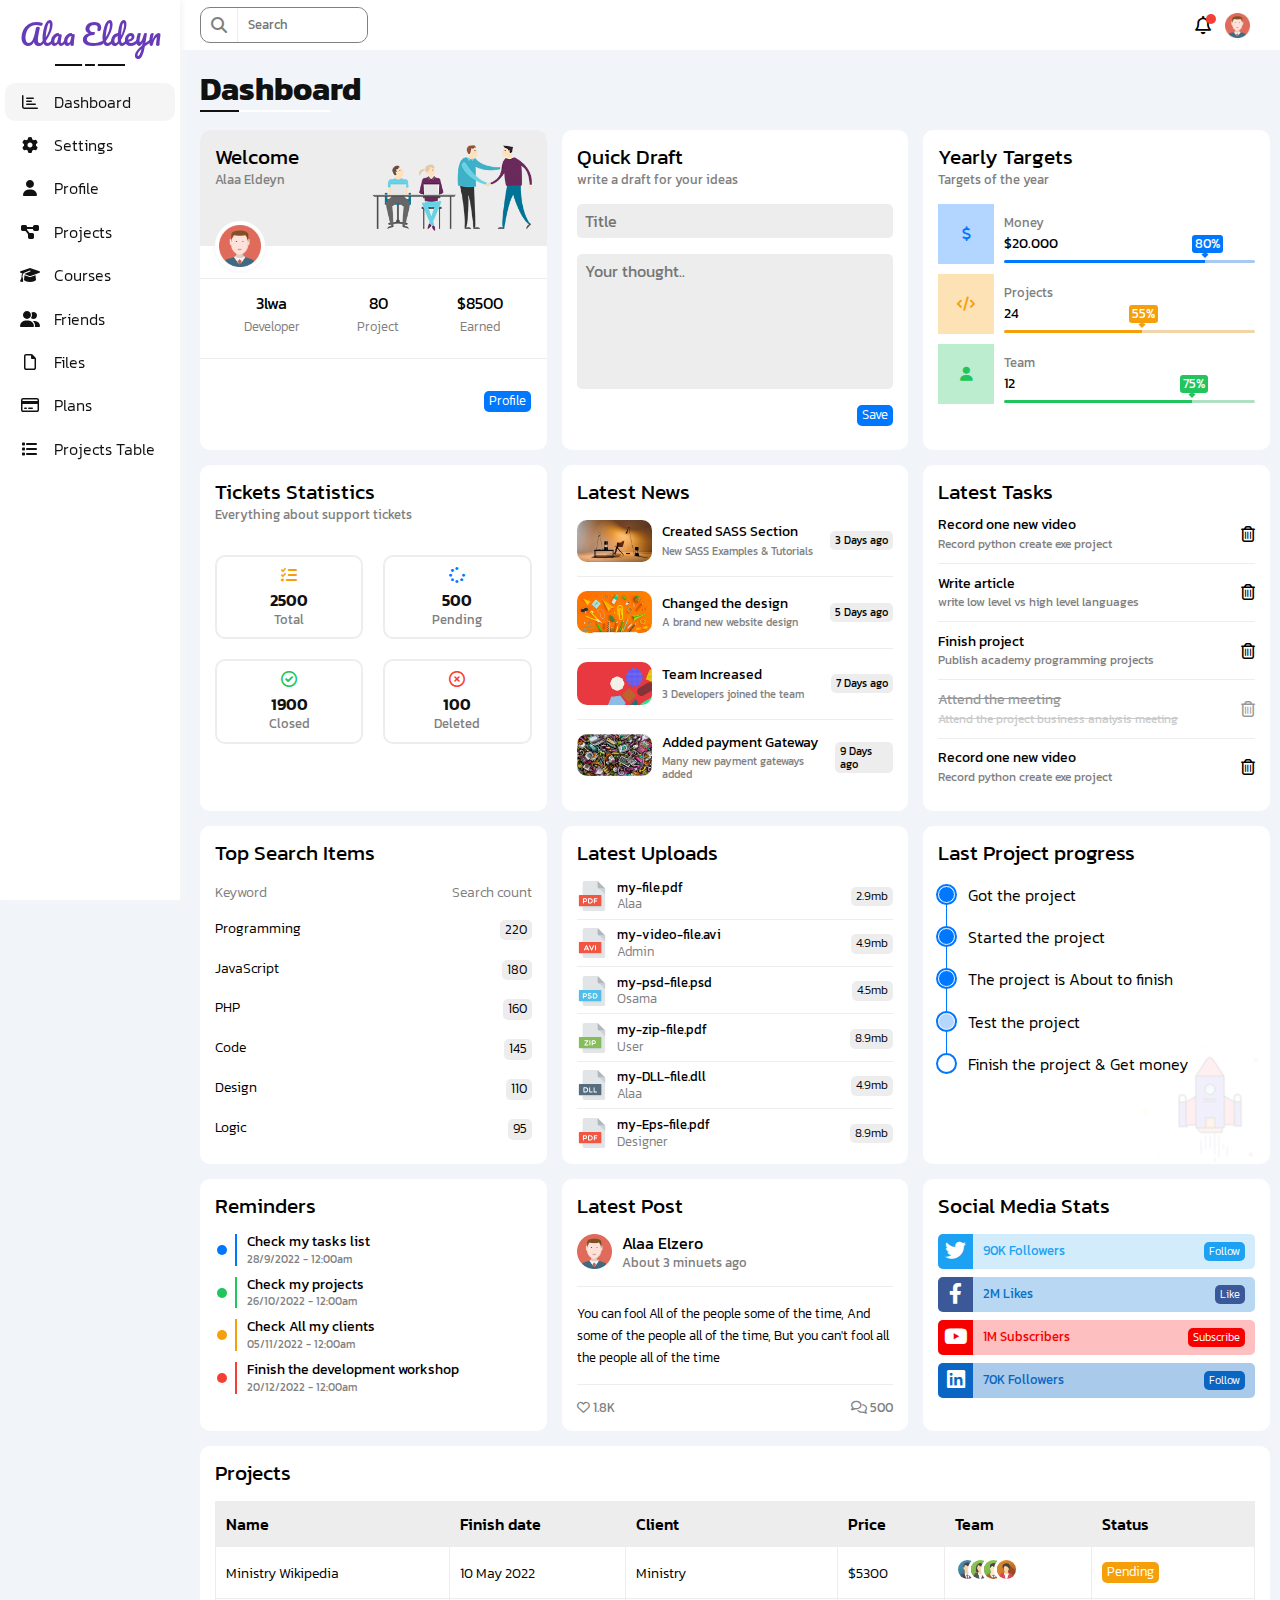
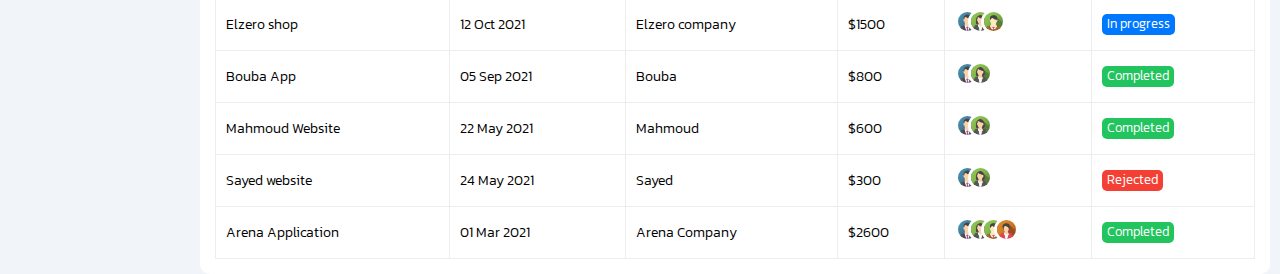
<file: index.html>
<html lang="en">
<head>
    <meta charset="UTF-8">
    <meta http-equiv="X-UA-Compatible" content="IE=edge">
    <meta name="viewport" content="width=device-width, initial-scale=1.0">
    <title>Dashboard Elzero | Alaa Eldeyn</title>
    <!--Render all Elements normally-->
    <link rel="stylesheet" href="css/normalize.css">
    <!--Font awesome icons-->
    <link rel="stylesheet" href="css/all.min.css">
    <!--Google fonts-->
    <link rel="preconnect" href="https://fonts.googleapis.com">
    <link rel="preconnect" href="https://fonts.gstatic.com" crossorigin>
    <link href="https://fonts.googleapis.com/css2?family=Kanit:wght@100;200;300;400;500;600;700&display=swap" rel="stylesheet">
    <!--Main style file-->
    <link rel="stylesheet" href="css/style.css">
    <!--My framework file-->
    <link rel="stylesheet" href="css/framework.css">
</head>
<body>
    <header class="main-padding f-centering">
        <div class="container">
            <div class="search-box border-r f-centering">
                <i class="fa-solid fa-magnifying-glass"></i>
                <input type="search" id="search" placeholder="Search">
            </div>
            <div class="profile ">
                <i class="fa-regular fa-bell"></i>
                <div class="avatar-img">
                    <img class="img-control" src="imgs/avatar.png" alt="avatar">
                </div>
            </div>
        </div>
    </header>
    <main>
        <aside>
            <div class="logo">Alaa Eldeyn</div>
            <div class="pages">
                <ul>
                    <li class="hov-active">
                        <a href="index.html">
                            <i class="fa-regular fa-chart-bar"></i>
                            <span>Dashboard</span>
                        </a>
                    </li>
                    <li>
                        <a href="settings.html">
                            <i class="fa-solid fa-gear"></i>
                            <span>Settings</span>
                        </a>
                    </li>
                    <li>
                        <a href="profile.html">
                            <i class="fa-solid fa-user"></i>
                            <span>Profile</span>
                        </a>
                    </li>
                    <li>
                        <a href="project.html">
                            <i class="fa-solid fa-diagram-project"></i>
                            <span>Projects</span>
                        </a>
                    </li>
                    <li>
                        <a href="courses.html">
                            <i class="fa-solid fa-graduation-cap"></i>
                            <span>Courses</span>
                        </a>
                    </li>
                    <li>
                        <a href="friends.html">
                            <i class="fa-solid fa-user-group"></i>
                            <span>Friends</span>
                        </a>
                    </li>
                    <li>
                        <a href="files.html">
                            <i class="fa-regular fa-file"></i>
                            <span>Files</span>
                        </a>
                    </li>
                    <li>
                        <a href="plans.html">
                            <i class="fa-regular fa-credit-card"></i>
                            <span>Plans</span>
                        </a>
                    </li>
                    <li>
                        <a href="projectsTable.html">
                            <i class="fa-solid fa-list"></i>
                            <span>Projects Table</span>
                        </a>
                    </li>
                </ul>
            </div>
        </aside>
        <section class="dashboard">
            <h1>Dashboard</h1>
            <div class="container">
                <div class="box-one bg-white border-r">
                    <div class="upper main-padding">
                        <div class="intro">
                            <h2>Welcome</h2>
                            <p>Alaa Eldeyn</p>
                        </div>
                        <div class="box-one-img">
                            <img class='fit-img' src="imgs/welcome.png" alt="welcome">
                        </div>
                        <div class="prof-avatar">
                            <img class="fit-img" src="imgs/avatar.png" alt="avatar">
                        </div>
                    </div>
                    <div class="lower">
                        <div class="prof main-padding">
                            <div>
                                <p class="p1">3lwa</p>
                                <p class="p2">Developer</p>
                            </div>
                            <div>
                                <p class="p1">80</p>
                                <p class="p2">Project</p>
                            </div>
                            <div>
                                <p class="p1">$8500</p>
                                <p class="p2">Earned</p>
                            </div>
                        </div>
                        <button class="bg-blue btn">Profile</button>
                    </div>
                </div>
                <div class="box-two bg-white border-r main-padding">
                    <h2>Quick Draft</h2>
                    <p>write a draft for your ideas</p>
                    <form action="post">
                        <input type="text" placeholder="Title">
                        <textarea placeholder="Your thought.."></textarea>
                    </form>
                    <button class="btn bg-blue">Save</button>
                </div>
                <div class="box-three bg-white border-r main-padding">
                    <h2>Yearly Targets</h2>
                    <p>Targets of the year</p>
                    <div class="gragh">
                        <div class="g1">
                            <i class="fa-solid fa-dollar-sign f-centering"></i>
                            <div class="info">
                                <p class="p1-g1">Money</p>
                                <p class="p2-g1">$20.000</p>
                                <div class="progress progress-g1"></div>
                            </div>
                        </div>
                        <div class="g2">
                            <i class="fa-solid fa-code f-centering"></i>
                            <div class="info">
                                <p class="p1-g1">Projects</p>
                                <p class="p2-g1">24</p>
                                <div class="progress progress-g2"></div>
                            </div>
                        </div>
                        <div class="g3">
                            <i class="fa-solid fa-user f-centering"></i>
                            <div class="info">
                                <p class="p1-g1">Team</p>
                                <p class="p2-g1">12</p>
                                <div class="progress progress-g3"></div>
                            </div>
                        </div>
                    </div>
                </div>
                <div class="box-four bg-white border-r main-padding">
                    <h2>Tickets Statistics</h2>
                    <p>Everything about support tickets</p>
                    <div class="tickets">
                        <div class="t-or border-r">
                            <i class="fa-solid fa-list-check"></i>
                            <p class="p3">2500</p>
                            <p class="p4">Total</p>
                        </div>
                        <div class="t-bl border-r">
                            <i class="fa-solid fa-spinner"></i>
                            <p class="p3">500</p>
                            <p class="p4">Pending</p>
                        </div>
                        <div class="t-gr border-r">
                            <i class="fa-regular fa-circle-check"></i>
                            <p class="p3">1900</p>
                            <p class="p4">Closed</p>
                        </div>
                        <div class="t-re border-r">
                            <i class="fa-regular fa-circle-xmark"></i>
                            <p class="p3">100</p>
                            <p class="p4">Deleted</p>
                        </div>
                    </div>
                </div>
                <div class="box-five bg-white border-r main-padding">
                    <h2>Latest News</h2>
                    <div class="content">
                        <div class="line">
                            <div class="news-img">
                                <img class="fit-img border-r" src="imgs/news-01.png" alt="news-01">
                            </div>
                            <div class="info">
                                <div class="title">
                                    <p class="p5">Created SASS Section</p>
                                    <p class="p6">New SASS Examples & Tutorials</p>
                                </div>
                                <div class="dura">
                                    <p>3 Days ago</p>
                                </div>
                            </div>
                        </div>
                        <hr>
                        <div class="line">
                            <div class="news-img">
                                <img class="fit-img border-r" src="imgs/news-02.png" alt="news-02">
                            </div>
                            <div class="info">
                                <div class="title">
                                    <p class="p5">Changed the design</p>
                                    <p class="p6">A brand new website design</p>
                                </div>
                                <div class="dura">
                                    <p>5 Days ago</p>
                                </div>
                            </div>
                        </div>
                        <hr>
                        <div class="line">
                            <div class="news-img">
                                <img class="fit-img border-r" src="imgs/news-03.png" alt="news-03">
                            </div>
                            <div class="info">
                                <div class="title">
                                    <p class="p5">Team Increased</p>
                                    <p class="p6">3 Developers joined the team</p>
                                </div>
                                <div class="dura">
                                    <p>7 Days ago</p>
                                </div>
                            </div>
                        </div>
                        <hr>
                        <div class="line">
                            <div class="news-img">
                                <img class="fit-img border-r" src="imgs/news-04.png" alt="news-04">
                            </div>
                            <div class="info">
                                <div class="title">
                                    <p class="p5">Added payment Gateway</p>
                                    <p class="p6">Many new payment gateways added</p>
                                </div>
                                <div class="dura">
                                    <p>9 Days ago</p>
                                </div>
                            </div>
                        </div>
                    </div>
                </div>
                <div class="box-six bg-white border-r main-padding">
                    <h2>Latest Tasks</h2>
                    <div class="content">
                        <div class="task">
                            <div class="task-info">
                                <p class="p5">Record one new video</p>
                                <p class="p6">Record python create exe project</p>
                            </div>
                            <i class="fa-regular fa-trash-can"></i>
                        </div>
                        <hr>
                        <div class="task">
                            <div class="task-info">
                                <p class="p5">Write article</p>
                                <p class="p6">write low level vs high level languages</p>
                            </div>
                            <i class="fa-regular fa-trash-can"></i>
                        </div>
                        <hr>
                        <div class="task">
                            <div class="task-info">
                                <p class="p5">Finish project</p>
                                <p class="p6">Publish academy programming projects</p>
                            </div>
                            <i class="fa-regular fa-trash-can"></i>
                        </div>
                        <hr>
                        <div class="task" style="opacity: 40%;">
                            <div class="task-info">
                                <p class="p5"><del>Attend the meeting</del></p>
                                <p class="p6"><del>Attend the project business analysis meeting</del></p>
                            </div>
                            <i class="fa-regular fa-trash-can"></i>
                        </div>
                        <hr>
                        <div class="task">
                            <div class="task-info">
                                <p class="p5">Record one new video</p>
                                <p class="p6">Record python create exe project</p>
                            </div>
                            <i class="fa-regular fa-trash-can"></i>
                        </div>
                    </div>
                </div>
                <div class="box-seven bg-white border-r main-padding">
                    <h2>Top Search Items</h2>
                    <div class="content">
                        <div class="s-item" style="color: gray;">
                            <p>Keyword</p>
                            <p>Search count</p>
                        </div>
                        <div class="s-item">
                            <p>Programming</p>
                            <p>220</p>
                        </div>
                        <div class="s-item">
                            <p>JavaScript</p>
                            <p>180</p>
                        </div>
                        <div class="s-item">
                            <p>PHP</p>
                            <p>160</p>
                        </div>
                        <div class="s-item">
                            <p>Code</p>
                            <p>145</p>
                        </div>
                        <div class="s-item">
                            <p>Design</p>
                            <p>110</p>
                        </div>
                        <div class="s-item">
                            <p>Logic</p>
                            <p>95</p>
                        </div>
                    </div>
                </div>
                <div class="box-eight bg-white border-r main-padding">
                    <h2>Latest Uploads</h2>
                    <div class="content">
                        <div class="upload">
                            <div class="upload-img">
                                <img class="fit-img" src="imgs/pdf.svg" alt="pdf file">
                            </div>
                            <div class="upload-info">
                                <div class="file">
                                    <p class="p7">my-file.pdf</p>
                                    <p class="p8">Alaa</p>
                                </div>
                                <p class="up-speed">2.9mb</p>
                            </div>
                        </div>
                        <div class="upload">
                            <div class="upload-img">
                                <img class="fit-img" src="imgs/avi.svg" alt="avi file">
                            </div>
                            <div class="upload-info">
                                <div class="file">
                                    <p class="p7">my-video-file.avi</p>
                                    <p class="p8">Admin</p>
                                </div>
                                <p class="up-speed">4.9mb</p>
                            </div>
                        </div>
                        <div class="upload">
                            <div class="upload-img">
                                <img class="fit-img" src="imgs/psd.svg" alt="psd file">
                            </div>
                            <div class="upload-info">
                                <div class="file">
                                    <p class="p7">my-psd-file.psd</p>
                                    <p class="p8">Osama</p>
                                </div>
                                <p class="up-speed">4.5mb</p>
                            </div>
                        </div>
                        <div class="upload">
                            <div class="upload-img">
                                <img class="fit-img" src="imgs/zip.svg" alt="zip file">
                            </div>
                            <div class="upload-info">
                                <div class="file">
                                    <p class="p7">my-zip-file.pdf</p>
                                    <p class="p8">User</p>
                                </div>
                                <p class="up-speed">8.9mb</p>
                            </div>
                        </div>
                        <div class="upload">
                            <div class="upload-img">
                                <img class="fit-img" src="imgs/dll.svg" alt="dll file">
                            </div>
                            <div class="upload-info">
                                <div class="file">
                                    <p class="p7">my-DLL-file.dll</p>
                                    <p class="p8">Alaa</p>
                                </div>
                                <p class="up-speed">4.9mb</p>
                            </div>
                        </div>
                        <div class="upload">
                            <div class="upload-img">
                                <img class="fit-img" src="imgs/pdf.svg" alt="pdf file">
                            </div>
                            <div class="upload-info">
                                <div class="file">
                                    <p class="p7">my-Eps-file.pdf</p>
                                    <p class="p8">Designer</p>
                                </div>
                                <p class="up-speed">8.9mb</p>
                            </div>
                        </div>
                    </div>
                </div>
                <div class="box-nine bg-white border-r main-padding">
                    <h2>Last Project progress</h2>
                    <div class="content">
                        <ul>
                            <li>Got the project</li>
                            <li>Started the project</li>
                            <li>The project is About to finish</li>
                            <li>Test the project</li>
                            <li>Finish the project & Get money</li>
                        </ul>
                    </div>
                </div>
                <div class="box-ten bg-white border-r main-padding">
                    <h2>Reminders</h2>
                    <div class="rem rem-bl">
                        <p class="p9">Check my tasks list</p>
                        <p class="p10">28/9/2022 - 12:00am</p>
                    </div>
                    <div class="rem rem-gr">
                        <p class="p9">Check my projects</p>
                        <p class="p10">26/10/2022 - 12:00am</p>
                    </div>
                    <div class="rem rem-or">
                        <p class="p9">Check All my clients</p>
                        <p class="p10">05/11/2022 - 12:00am</p>
                    </div>
                    <div class="rem rem-re">
                        <p class="p9">Finish the development workshop</p>
                        <p class="p10">20/12/2022 - 12:00am</p>
                    </div>
                </div>
                <div class="box-eleven bg-white border-r main-padding">
                    <h2>Latest Post</h2>
                    <div class="user">
                        <div class="user-img">
                            <img class="fit-img" src="imgs/avatar.png" alt="avatar">
                        </div>
                        <div class="user-details">
                            <p>Alaa Elzero</p>
                            <p>About 3 minuets ago</p>
                        </div>
                    </div>
                    <div class="user-post">
                        <p>You can fool All of the people some of the time, And some of the people all of the time, But you can't fool all the people all of the time</p>
                    </div>
                    <div class="reach">
                        <p><i class="fa-regular fa-heart"></i> 1.8K</p>
                        <p><i class="fa-regular fa-comments"></i> 500</p>
                    </div>
                </div>
                <div class="box-twelve bg-white border-r main-padding">
                    <h2>Social Media Stats</h2>
                    <div class="social tw">
                        <i class="fa-brands fa-twitter f-centering"></i>
                        <div class="social-info">
                            <p>90K Followers</p>
                            <button class="btn">Follow</button>
                        </div>
                    </div>
                    <div class="social fb">
                        <i class="fa-brands fa-facebook-f f-centering"></i>
                        <div class="social-info">
                            <p>2M Likes</p>
                            <button class="btn">Like</button>
                        </div>
                    </div>
                    <div class="social yt">
                        <i class="fa-brands fa-youtube f-centering"></i>
                        <div class="social-info">
                            <p>1M Subscribers</p>
                            <button class="btn">Subscribe</button>
                        </div>
                    </div>
                    <div class="social in">
                        <i class="fa-brands fa-linkedin f-centering"></i>
                        <div class="social-info">
                            <p>70K Followers</p>
                            <button class="btn">Follow</button>
                        </div>
                    </div>
                </div>
                <div class="table-box bg-white border-r main-padding">
                    <h2>Projects</h2>
                    <table id="projects">
                        <tr>
                            <th>Name</th>
                            <th>Finish date</th>
                            <th>Client</th>
                            <th>Price</th>
                            <th>Team</th>
                            <th>Status</th>
                        </tr>
                        <tr>
                            <td>Ministry Wikipedia</td>
                            <td>10 May 2022</td>
                            <td>Ministry</td>
                            <td>$5300</td>
                            <td>
                                <img class="circle" src="imgs/team-01.png" alt="team member">
                                <img class="circle" src="imgs/team-02.png" alt="team member">
                                <img class="circle" src="imgs/team-03.png" alt="team member">
                                <img class="circle" src="imgs/team-04.png" alt="team member">
                            </td>
                            <td><button class="btn bg-orange">Pending</button></td>
                        </tr>
                        <tr>
                            <td>Elzero shop</td>
                            <td>12 Oct 2021</td>
                            <td>Elzero company</td>
                            <td>$1500</td>
                            <td>
                                <img class="circle" src="imgs/team-01.png" alt="team member">
                                <img class="circle" src="imgs/team-02.png" alt="team member">
                                <img class="circle" src="imgs/team-03.png" alt="team member">
                            </td>
                            <td><button class="btn bg-blue">In progress</button></td>
                        </tr>
                        <tr>
                            <td>Bouba App</td>
                            <td>05 Sep 2021</td>
                            <td>Bouba</td>
                            <td>$800</td>
                            <td>
                                <img class="circle" src="imgs/team-01.png" alt="team member">
                                <img class="circle" src="imgs/team-02.png" alt="team member">
                            </td>
                            <td><button class="btn bg-green">Completed</button></td>
                        </tr>
                        <tr>
                            <td>Mahmoud Website</td>
                            <td>22 May 2021</td>
                            <td>Mahmoud</td>
                            <td>$600</td>
                            <td>
                                <img class="circle" src="imgs/team-01.png" alt="team member">
                                <img class="circle" src="imgs/team-02.png" alt="team member">
                            </td>
                            <td><button class="btn bg-green">Completed</button></td>
                        </tr>
                        <tr>
                            <td>Sayed website</td>
                            <td>24 May 2021</td>
                            <td>Sayed</td>
                            <td>$300</td>
                            <td>
                                <img class="circle" src="imgs/team-01.png" alt="team member">
                                <img class="circle" src="imgs/team-02.png" alt="team member">
                            </td>
                            <td><button class="btn bg-red">Rejected</button></td>
                        </tr>
                        <tr>
                            <td>Arena Application</td>
                            <td>01 Mar 2021</td>
                            <td>Arena Company</td>
                            <td>$2600</td>
                            <td>
                                <img class="circle" src="imgs/team-01.png" alt="team member">
                                <img class="circle" src="imgs/team-02.png" alt="team member">
                                <img class="circle" src="imgs/team-03.png" alt="team member">
                                <img class="circle" src="imgs/team-04.png" alt="team member">
                            </td>
                            <td><button class="btn bg-green">Completed</button></td>
                        </tr>
                    </table>
                    <a class="ref" href="projectsTable.html">Click here to see</a>
                </div>
            </div>
        </section>
    </main>
</body>
</html>
</file>
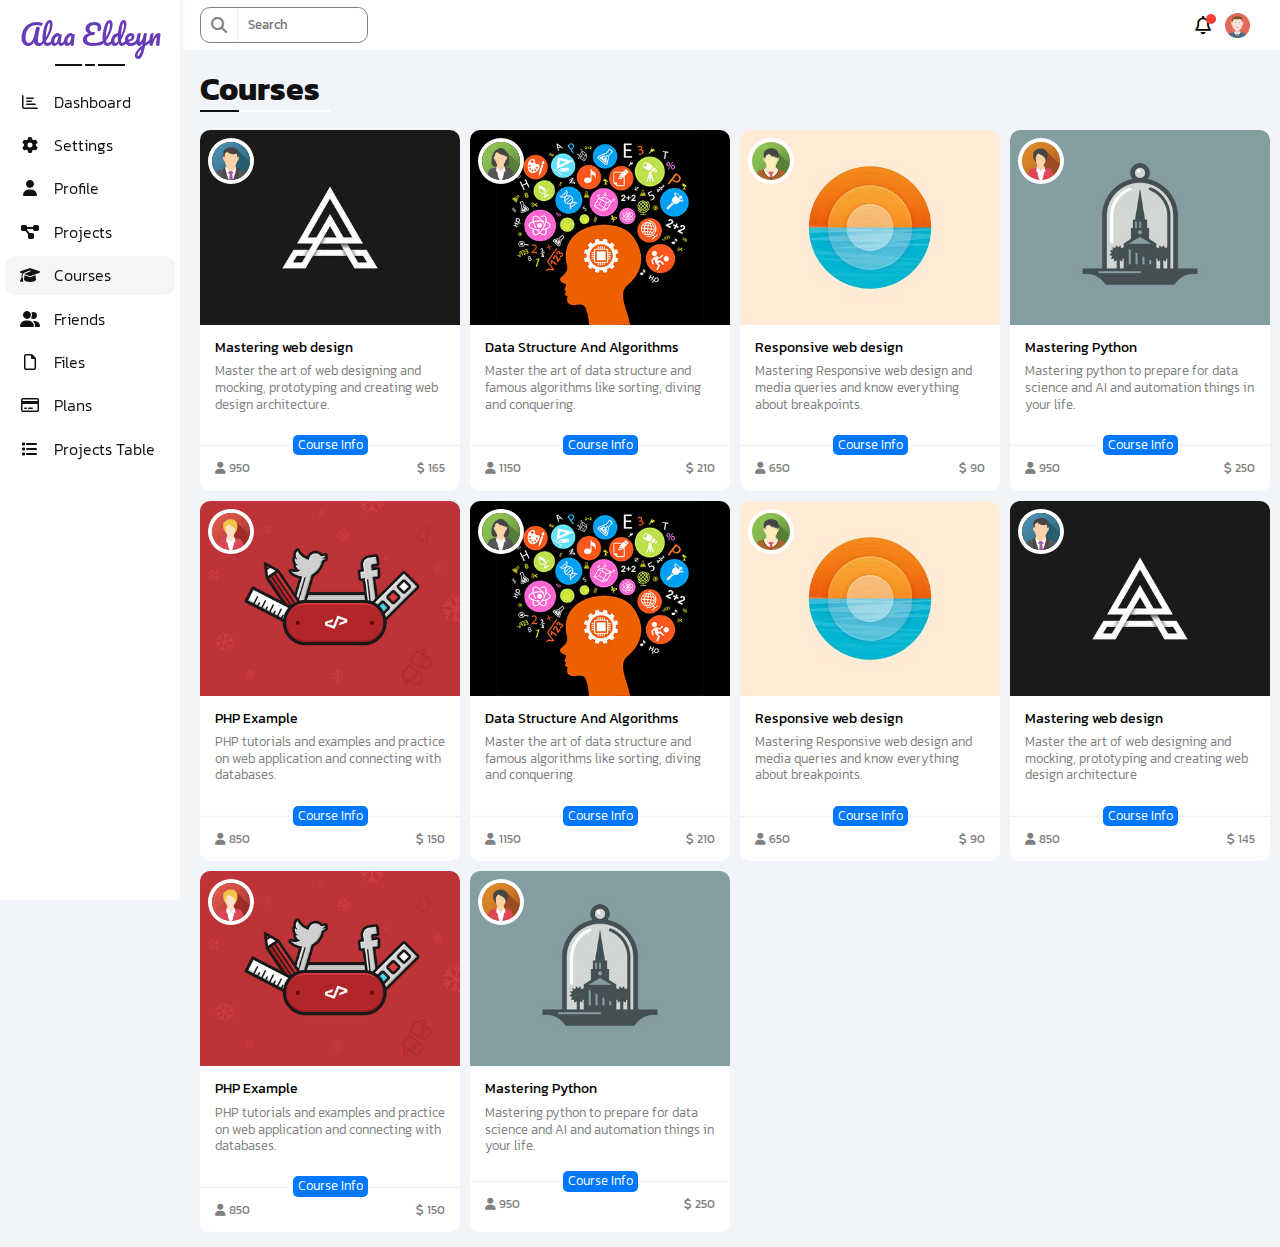
<file: courses.html>
<html lang="en">
<head>
    <meta charset="UTF-8">
    <meta http-equiv="X-UA-Compatible" content="IE=edge">
    <meta name="viewport" content="width=device-width, initial-scale=1.0">
    <title>Dashboard Elzero | Alaa Eldeyn</title>
    <!--Render all Elements normally-->
    <link rel="stylesheet" href="css/normalize.css">
    <!--Font awesome icons-->
    <link rel="stylesheet" href="css/all.min.css">
    <!--Google fonts-->
    <link rel="preconnect" href="https://fonts.googleapis.com">
    <link rel="preconnect" href="https://fonts.gstatic.com" crossorigin>
    <link href="https://fonts.googleapis.com/css2?family=Kanit:wght@100;200;300;400;500;600;700&display=swap" rel="stylesheet">
    <!--Main style file-->
    <link rel="stylesheet" href="css/style.css">
    <!--My framework file-->
    <link rel="stylesheet" href="css/framework.css">
    <!--Course style file-->
    <link rel="stylesheet" href="css/courses.css">
</head>
<body>
    <header class="main-padding f-centering">
        <div class="container">
            <div class="search-box border-r f-centering">
                <i class="fa-solid fa-magnifying-glass"></i>
                <input type="search" id="search" placeholder="Search">
            </div>
            <div class="profile ">
                <i class="fa-regular fa-bell"></i>
                <div class="avatar-img">
                    <img class="img-control" src="imgs/avatar.png" alt="avatar">
                </div>
            </div>
        </div>
    </header>
    <main>
        <aside>
            <div class="logo">Alaa Eldeyn</div>
            <div class="pages">
                <ul>
                    <li>
                        <a href="index.html">
                            <i class="fa-regular fa-chart-bar"></i>
                            <span>Dashboard</span>
                        </a>
                    </li>
                    <li>
                        <a href="settings.html">
                            <i class="fa-solid fa-gear"></i>
                            <span>Settings</span>
                        </a>
                    </li>
                    <li>
                        <a href="profile.html">
                            <i class="fa-solid fa-user"></i>
                            <span>Profile</span>
                        </a>
                    </li>
                    <li>
                        <a href="project.html">
                            <i class="fa-solid fa-diagram-project"></i>
                            <span>Projects</span>
                        </a>
                    </li>
                    <li class="hov-active">
                        <a href="courses.html">
                            <i class="fa-solid fa-graduation-cap"></i>
                            <span>Courses</span>
                        </a>
                    </li>
                    <li>
                        <a href="friends.html">
                            <i class="fa-solid fa-user-group"></i>
                            <span>Friends</span>
                        </a>
                    </li>
                    <li>
                        <a href="files.html">
                            <i class="fa-regular fa-file"></i>
                            <span>Files</span>
                        </a>
                    </li>
                    <li>
                        <a href="plans.html">
                            <i class="fa-regular fa-credit-card"></i>
                            <span>Plans</span>
                        </a>
                    </li>
                    <li>
                        <a href="projectsTable.html">
                            <i class="fa-solid fa-list"></i>
                            <span>Projects Table</span>
                        </a>
                    </li>
                </ul>
            </div>
        </aside>
        <section class="dashboard">
            <h1>Courses</h1>
            <div class="container">
                <div class="course-card bg-white border-r">
                    <div class="course-avatar circle">
                        <img class="fit-img circle" src="imgs/team-01.png" alt="avatar">
                    </div>
                    <div class="course-img">
                        <img class="fit-img" src="imgs/course-01.jpg" alt="course">
                    </div>
                    <div class="text main-padding">
                        <div class="para">
                            <h4>Mastering web design</h4>
                            <p class="p-text">
                                Master the art of web designing and mocking, prototyping and creating web design architecture.
                            </p>
                        </div>
                        <div class="center-btn">
                            <button class="btn bg-blue border-r">Course Info</button>
                        </div>
                        <div class="course-details">
                            <p><i class="fa-solid fa-user"></i> 950</p>
                            <p><i class="fa-solid fa-dollar"></i> 165</p>
                        </div>
                    </div>
                </div>
                <div class="course-card bg-white border-r">
                    <div class="course-avatar circle">
                        <img class="fit-img circle" src="imgs/team-02.png" alt="avatar">
                    </div>
                    <div class="course-img">
                        <img class="fit-img" src="imgs/course-02.jpg" alt="course">
                    </div>
                    <div class="text main-padding">
                        <div class="para">
                            <h4>Data Structure And Algorithms</h4>
                            <p class="p-text">
                                Master the art of data structure and famous algorithms like sorting, diving and conquering.
                            </p>
                        </div>
                        <div class="center-btn">
                            <button class="btn bg-blue border-r">Course Info</button>
                        </div>
                        <div class="course-details">
                            <p><i class="fa-solid fa-user"></i> 1150</p>
                            <p><i class="fa-solid fa-dollar"></i> 210</p>
                        </div>
                    </div>
                </div>
                <div class="course-card bg-white border-r">
                    <div class="course-avatar circle">
                        <img class="fit-img circle" src="imgs/team-03.png" alt="avatar">
                    </div>
                    <div class="course-img">
                        <img class="fit-img" src="imgs/course-03.jpg" alt="course">
                    </div>
                    <div class="text main-padding">
                        <div class="para">
                            <h4>Responsive web design</h4>
                            <p class="p-text">
                                Mastering Responsive web design and media queries and know everything about breakpoints.
                            </p>
                        </div>
                        <div class="center-btn">
                            <button class="btn bg-blue border-r">Course Info</button>
                        </div>
                        <div class="course-details">
                            <p><i class="fa-solid fa-user"></i> 650</p>
                            <p><i class="fa-solid fa-dollar"></i> 90</p>
                        </div>
                    </div>
                </div>
                <div class="course-card bg-white border-r">
                    <div class="course-avatar circle">
                        <img class="fit-img circle" src="imgs/team-04.png" alt="avatar">
                    </div>
                    <div class="course-img">
                        <img class="fit-img" src="imgs/course-04.jpg" alt="course">
                    </div>
                    <div class="text main-padding">
                        <div class="para">
                            <h4>Mastering Python</h4>
                            <p class="p-text">
                                Mastering python to prepare for data science and AI and automation things in your life.
                            </p>
                        </div>
                        <div class="center-btn">
                            <button class="btn bg-blue border-r">Course Info</button>
                        </div>
                        <div class="course-details">
                            <p><i class="fa-solid fa-user"></i> 950</p>
                            <p><i class="fa-solid fa-dollar"></i> 250</p>
                        </div>
                    </div>
                </div>
                <div class="course-card bg-white border-r">
                    <div class="course-avatar circle">
                        <img class="fit-img circle" src="imgs/team-05.png" alt="avatar">
                    </div>
                    <div class="course-img">
                        <img class="fit-img" src="imgs/course-05.jpg" alt="course">
                    </div>
                    <div class="text main-padding">
                        <div class="para">
                            <h4>PHP Example</h4>
                            <p class="p-text">
                                PHP tutorials and examples and practice on web application and connecting with databases.
                            </p>
                        </div>
                        <div class="center-btn">
                            <button class="btn bg-blue border-r">Course Info</button>
                        </div>
                        <div class="course-details">
                            <p><i class="fa-solid fa-user"></i> 850</p>
                            <p><i class="fa-solid fa-dollar"></i> 150</p>
                        </div>
                    </div>
                </div>
                <div class="course-card bg-white border-r">
                    <div class="course-avatar circle">
                        <img class="fit-img circle" src="imgs/team-02.png" alt="avatar">
                    </div>
                    <div class="course-img">
                        <img class="fit-img" src="imgs/course-02.jpg" alt="course">
                    </div>
                    <div class="text main-padding">
                        <div class="para">
                            <h4>Data Structure And Algorithms</h4>
                            <p class="p-text">
                                Master the art of data structure and famous algorithms like sorting, diving and conquering.
                            </p>
                        </div>
                        <div class="center-btn">
                            <button class="btn bg-blue border-r">Course Info</button>
                        </div>
                        <div class="course-details">
                            <p><i class="fa-solid fa-user"></i> 1150</p>
                            <p><i class="fa-solid fa-dollar"></i> 210</p>
                        </div>
                    </div>
                </div>
                <div class="course-card bg-white border-r">
                    <div class="course-avatar circle">
                        <img class="fit-img circle" src="imgs/team-03.png" alt="avatar">
                    </div>
                    <div class="course-img">
                        <img class="fit-img" src="imgs/course-03.jpg" alt="course">
                    </div>
                    <div class="text main-padding">
                        <div class="para">
                            <h4>Responsive web design</h4>
                            <p class="p-text">
                                Mastering Responsive web design and media queries and know everything about breakpoints.
                            </p>
                        </div>
                        <div class="center-btn">
                            <button class="btn bg-blue border-r">Course Info</button>
                        </div>
                        <div class="course-details">
                            <p><i class="fa-solid fa-user"></i> 650</p>
                            <p><i class="fa-solid fa-dollar"></i> 90</p>
                        </div>
                    </div>
                </div>
                <div class="course-card bg-white border-r">
                    <div class="course-avatar circle">
                        <img class="fit-img circle" src="imgs/team-01.png" alt="avatar">
                    </div>
                    <div class="course-img">
                        <img class="fit-img" src="imgs/course-01.jpg" alt="course">
                    </div>
                    <div class="text main-padding">
                        <div class="para">
                            <h4>Mastering web design</h4>
                            <p class="p-text">
                                Master the art of web designing and mocking, prototyping and creating web design architecture
                            </p>
                        </div>
                        <div class="center-btn">
                            <button class="btn bg-blue border-r">Course Info</button>
                        </div>
                        <div class="course-details">
                            <p><i class="fa-solid fa-user"></i> 850</p>
                            <p><i class="fa-solid fa-dollar"></i> 145</p>
                        </div>
                    </div>
                </div>
                <div class="course-card bg-white border-r">
                    <div class="course-avatar circle">
                        <img class="fit-img circle" src="imgs/team-05.png" alt="avatar">
                    </div>
                    <div class="course-img">
                        <img class="fit-img" src="imgs/course-05.jpg" alt="course">
                    </div>
                    <div class="text main-padding">
                        <div class="para">
                            <h4>PHP Example</h4>
                            <p class="p-text">
                                PHP tutorials and examples and practice on web application and connecting with databases.
                            </p>
                        </div>
                        <div class="center-btn">
                            <button class="btn bg-blue border-r">Course Info</button>
                        </div>
                        <div class="course-details">
                            <p><i class="fa-solid fa-user"></i> 850</p>
                            <p><i class="fa-solid fa-dollar"></i> 150</p>
                        </div>
                    </div>
                </div>
                <div class="course-card bg-white border-r">
                    <div class="course-avatar circle">
                        <img class="fit-img circle" src="imgs/team-04.png" alt="avatar">
                    </div>
                    <div class="course-img">
                        <img class="fit-img" src="imgs/course-04.jpg" alt="course">
                    </div>
                    <div class="text main-padding">
                        <h4>Mastering Python</h4>
                        <p class="p-text">
                            Mastering python to prepare for data science and AI and automation things in your life.
                        </p>
                        <div class="center-btn">
                            <button class="btn bg-blue border-r">Course Info</button>
                        </div>
                        <div class="course-details">
                            <p><i class="fa-solid fa-user"></i> 950</p>
                            <p><i class="fa-solid fa-dollar"></i> 250</p>
                        </div>
                    </div>
                </div>
            </div>
        </section>
    </main>
</body>
</html>
</file>
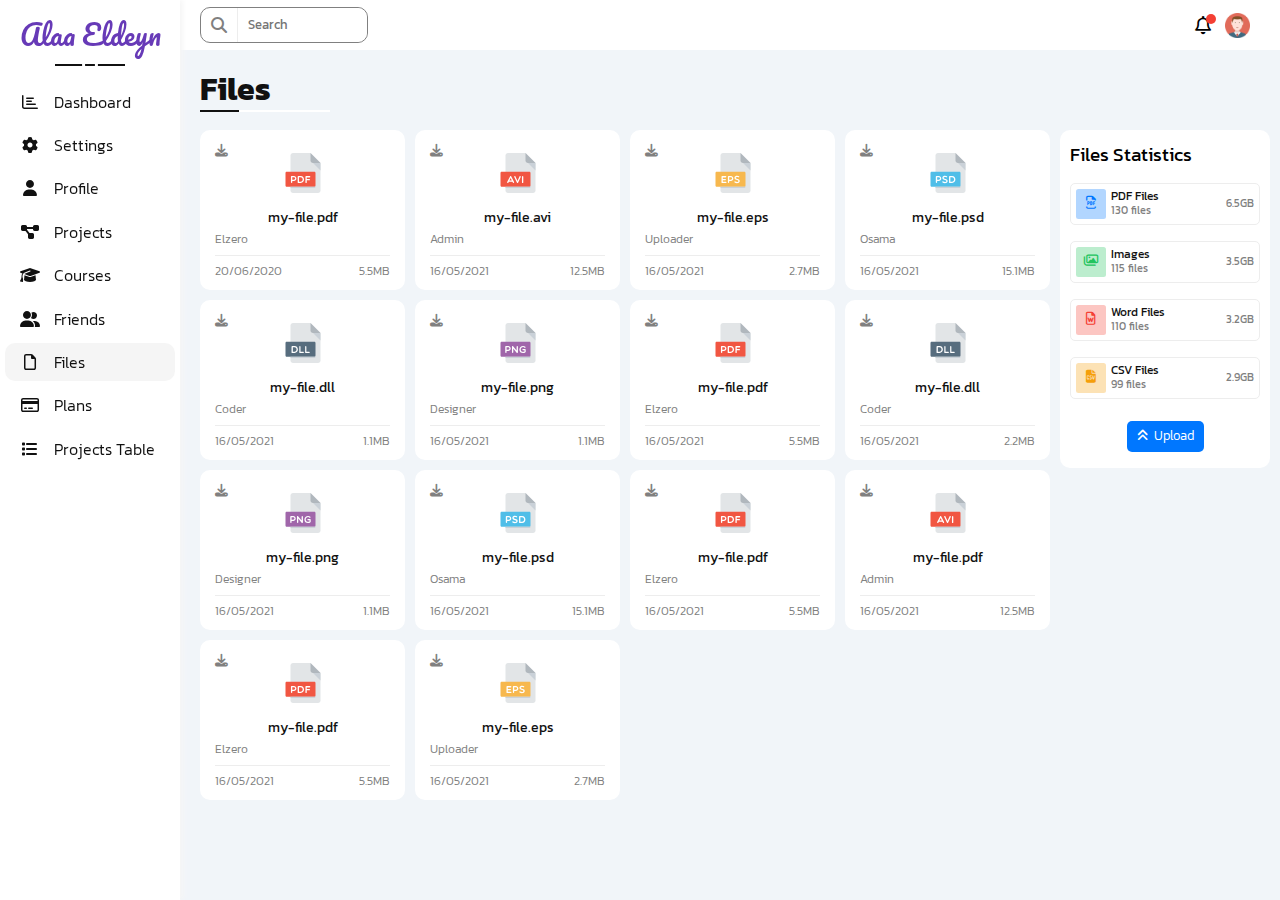
<file: files.html>
<html lang="en">
<head>
    <meta charset="UTF-8">
    <meta http-equiv="X-UA-Compatible" content="IE=edge">
    <meta name="viewport" content="width=device-width, initial-scale=1.0">
    <title>Dashboard Elzero | Alaa Eldeyn</title>
    <!--Render all Elements normally-->
    <link rel="stylesheet" href="css/normalize.css">
    <!--Font awesome icons-->
    <link rel="stylesheet" href="css/all.min.css">
    <!--Google fonts-->
    <link rel="preconnect" href="https://fonts.googleapis.com">
    <link rel="preconnect" href="https://fonts.gstatic.com" crossorigin>
    <link href="https://fonts.googleapis.com/css2?family=Kanit:wght@100;200;300;400;500;600;700&display=swap" rel="stylesheet">
    <!--Main style file-->
    <link rel="stylesheet" href="css/style.css">
    <!--My framework file-->
    <link rel="stylesheet" href="css/framework.css">
    <!--files style file-->
    <link rel="stylesheet" href="css/files.css">
</head>
<body>
    <header class="main-padding f-centering">
        <div class="container">
            <div class="search-box border-r f-centering">
                <i class="fa-solid fa-magnifying-glass"></i>
                <input type="search" id="search" placeholder="Search">
            </div>
            <div class="profile ">
                <i class="fa-regular fa-bell"></i>
                <div class="avatar-img">
                    <img class="img-control" src="imgs/avatar.png" alt="avatar">
                </div>
            </div>
        </div>
    </header>
    <main>
        <aside>
            <div class="logo">Alaa Eldeyn</div>
            <div class="pages">
                <ul>
                    <li>
                        <a href="index.html">
                            <i class="fa-regular fa-chart-bar"></i>
                            <span>Dashboard</span>
                        </a>
                    </li>
                    <li>
                        <a href="settings.html">
                            <i class="fa-solid fa-gear"></i>
                            <span>Settings</span>
                        </a>
                    </li>
                    <li>
                        <a href="profile.html">
                            <i class="fa-solid fa-user"></i>
                            <span>Profile</span>
                        </a>
                    </li>
                    <li>
                        <a href="project.html">
                            <i class="fa-solid fa-diagram-project"></i>
                            <span>Projects</span>
                        </a>
                    </li>
                    <li>
                        <a href="courses.html">
                            <i class="fa-solid fa-graduation-cap"></i>
                            <span>Courses</span>
                        </a>
                    </li>
                    <li>
                        <a href="friends.html">
                            <i class="fa-solid fa-user-group"></i>
                            <span>Friends</span>
                        </a>
                    </li>
                    <li class="hov-active">
                        <a href="files.html">
                            <i class="fa-regular fa-file"></i>
                            <span>Files</span>
                        </a>
                    </li>
                    <li>
                        <a href="plans.html">
                            <i class="fa-regular fa-credit-card"></i>
                            <span>Plans</span>
                        </a>
                    </li>
                    <li>
                        <a href="projectsTable.html">
                            <i class="fa-solid fa-list"></i>
                            <span>Projects Table</span>
                        </a>
                    </li>
                </ul>
            </div>
        </aside>
        <section class="dashboard">
            <h1>Files</h1>
            <div class="flex-container">
                <div class="container">
                    <div class="file-box bg-white border-r main-padding">
                        <i class="fa-solid fa-download"></i>
                        <div class="file-icon">
                            <img class="fit-img" src="imgs/pdf.svg" alt="pdf">
                        </div>
                        <span class="fileName">my-file.pdf</span>
                        <p class="userName">Elzero</p>
                        <div class="date-size">
                            <p>20/06/2020</p>
                            <p>5.5MB</p>
                        </div>
                    </div>
                    <div class="file-box bg-white border-r main-padding">
                        <i class="fa-solid fa-download"></i>
                        <div class="file-icon">
                            <img class="fit-img" src="imgs/avi.svg" alt="avi">
                        </div>
                        <span class="fileName">my-file.avi</span>
                        <p class="userName">Admin</p>
                        <div class="date-size">
                            <p>16/05/2021</p>
                            <p>12.5MB</p>
                        </div>
                    </div>
                    <div class="file-box bg-white border-r main-padding">
                        <i class="fa-solid fa-download"></i>
                        <div class="file-icon">
                            <img class="fit-img" src="imgs/eps.svg" alt="eps">
                        </div>
                        <span class="fileName">my-file.eps</span>
                        <p class="userName">Uploader</p>
                        <div class="date-size">
                            <p>16/05/2021</p>
                            <p>2.7MB</p>
                        </div>
                    </div>
                    <div class="file-box bg-white border-r main-padding">
                        <i class="fa-solid fa-download"></i>
                        <div class="file-icon">
                            <img class="fit-img" src="imgs/psd.svg" alt="psd">
                        </div>
                        <span class="fileName">my-file.psd</span>
                        <p class="userName">Osama</p>
                        <div class="date-size">
                            <p>16/05/2021</p>
                            <p>15.1MB</p>
                        </div>
                    </div>
                    <div class="file-box bg-white border-r main-padding">
                        <i class="fa-solid fa-download"></i>
                        <div class="file-icon">
                            <img class="fit-img" src="imgs/dll.svg" alt="dll">
                        </div>
                        <span class="fileName">my-file.dll</span>
                        <p class="userName">Coder</p>
                        <div class="date-size">
                            <p>16/05/2021</p>
                            <p>1.1MB</p>
                        </div>
                    </div>
                    <div class="file-box bg-white border-r main-padding">
                        <i class="fa-solid fa-download"></i>
                        <div class="file-icon">
                            <img class="fit-img" src="imgs/png.svg" alt="png">
                        </div>
                        <span class="fileName">my-file.png</span>
                        <p class="userName">Designer</p>
                        <div class="date-size">
                            <p>16/05/2021</p>
                            <p>1.1MB</p>
                        </div>
                    </div>
                    <div class="file-box bg-white border-r main-padding">
                        <i class="fa-solid fa-download"></i>
                        <div class="file-icon">
                            <img class="fit-img" src="imgs/pdf.svg" alt="pdf">
                        </div>
                        <span class="fileName">my-file.pdf</span>
                        <p class="userName">Elzero</p>
                        <div class="date-size">
                            <p>16/05/2021</p>
                            <p>5.5MB</p>
                        </div>
                    </div>
                    <div class="file-box bg-white border-r main-padding">
                        <i class="fa-solid fa-download"></i>
                        <div class="file-icon">
                            <img class="fit-img" src="imgs/dll.svg" alt="dll">
                        </div>
                        <span class="fileName">my-file.dll</span>
                        <p class="userName">Coder</p>
                        <div class="date-size">
                            <p>16/05/2021</p>
                            <p>2.2MB</p>
                        </div>
                    </div>
                    <div class="file-box bg-white border-r main-padding">
                        <i class="fa-solid fa-download"></i>
                        <div class="file-icon">
                            <img class="fit-img" src="imgs/png.svg" alt="png">
                        </div>
                        <span class="fileName">my-file.png</span>
                        <p class="userName">Designer</p>
                        <div class="date-size">
                            <p>16/05/2021</p>
                            <p>1.1MB</p>
                        </div>
                    </div>
                    <div class="file-box bg-white border-r main-padding">
                        <i class="fa-solid fa-download"></i>
                        <div class="file-icon">
                            <img class="fit-img" src="imgs/psd.svg" alt="psd">
                        </div>
                        <span class="fileName">my-file.psd</span>
                        <p class="userName">Osama</p>
                        <div class="date-size">
                            <p>16/05/2021</p>
                            <p>15.1MB</p>
                        </div>
                    </div>
                    <div class="file-box bg-white border-r main-padding">
                        <i class="fa-solid fa-download"></i>
                        <div class="file-icon">
                            <img class="fit-img" src="imgs/pdf.svg" alt="pdf">
                        </div>
                        <span class="fileName">my-file.pdf</span>
                        <p class="userName">Elzero</p>
                        <div class="date-size">
                            <p>16/05/2021</p>
                            <p>5.5MB</p>
                        </div>
                    </div>
                    <div class="file-box bg-white border-r main-padding">
                        <i class="fa-solid fa-download"></i>
                        <div class="file-icon">
                            <img class="fit-img" src="imgs/avi.svg" alt="avi">
                        </div>
                        <span class="fileName">my-file.pdf</span>
                        <p class="userName">Admin</p>
                        <div class="date-size">
                            <p>16/05/2021</p>
                            <p>12.5MB</p>
                        </div>
                    </div>
                    <div class="file-box bg-white border-r main-padding">
                        <i class="fa-solid fa-download"></i>
                        <div class="file-icon">
                            <img class="fit-img" src="imgs/pdf.svg" alt="pdf">
                        </div>
                        <span class="fileName">my-file.pdf</span>
                        <p class="userName">Elzero</p>
                        <div class="date-size">
                            <p>16/05/2021</p>
                            <p>5.5MB</p>
                        </div>
                    </div>
                    <div class="file-box bg-white border-r main-padding">
                        <i class="fa-solid fa-download"></i>
                        <div class="file-icon">
                            <img class="fit-img" src="imgs/eps.svg" alt="eps">
                        </div>
                        <span class="fileName">my-file.eps</span>
                        <p class="userName">Uploader</p>
                        <div class="date-size">
                            <p>16/05/2021</p>
                            <p>2.7MB</p>
                        </div>
                    </div>
                </div>
                <div class="sideinfo bg-white border-r">
                    <h4>Files Statistics</h4>
                    <div class="stat-item f-centering">
                        <i class="fa-regular fa-file-pdf i-stat f-centering"></i>
                        <div class="stat-info">
                            <div>
                                <span>PDF Files</span>
                                <p>130 files</p>
                            </div>
                            <div>6.5GB</div>
                        </div>
                    </div>
                    <div class="stat-item f-centering">
                        <i class="fa-regular fa-images i-stat f-centering"></i>
                        <div class="stat-info">
                            <div>
                                <span>Images</span>
                                <p>115 files</p>
                            </div>
                            <div>3.5GB</div>
                        </div>
                    </div>
                    <div class="stat-item f-centering">
                        <i class="fa-regular fa-file-word i-stat f-centering"></i>
                        <div class="stat-info">
                            <div>
                                <span>Word Files</span>
                                <p>110 files</p>
                            </div>
                            <div>3.2GB</div>
                        </div>
                    </div>
                    <div class="stat-item f-centering">
                        <i class="fa-solid fa-file-csv i-stat f-centering"></i>
                        <div class="stat-info">
                            <div>
                                <span>CSV Files</span>
                                <p>99 files</p>
                            </div>
                            <div>2.9GB</div>
                        </div>
                    </div>
                    <button class="btn bg-blue"><i class="fa-solid fa-angles-up"></i>&nbsp; Upload</button>
                </div>
            </div>
        </section>
    </main>
</body>
</html>
</file>
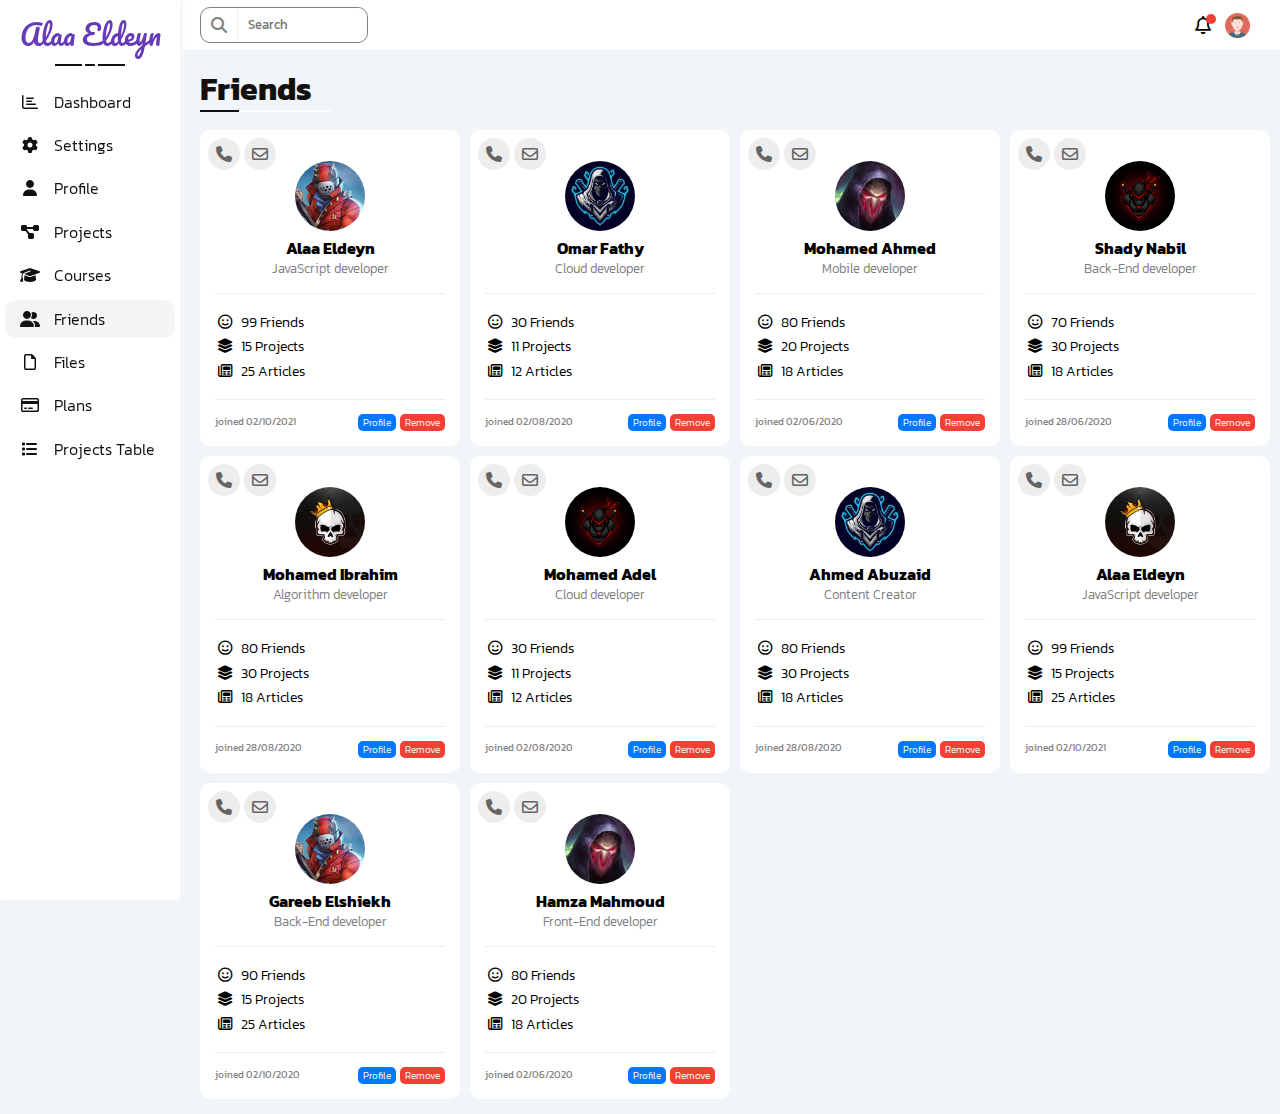
<file: friends.html>
<html lang="en">
<head>
    <meta charset="UTF-8">
    <meta http-equiv="X-UA-Compatible" content="IE=edge">
    <meta name="viewport" content="width=device-width, initial-scale=1.0">
    <title>Dashboard Elzero | Alaa Eldeyn</title>
    <!--Render all Elements normally-->
    <link rel="stylesheet" href="css/normalize.css">
    <!--Font awesome icons-->
    <link rel="stylesheet" href="css/all.min.css">
    <!--Google fonts-->
    <link rel="preconnect" href="https://fonts.googleapis.com">
    <link rel="preconnect" href="https://fonts.gstatic.com" crossorigin>
    <link href="https://fonts.googleapis.com/css2?family=Kanit:wght@100;200;300;400;500;600;700&display=swap" rel="stylesheet">
    <!--Main style file-->
    <link rel="stylesheet" href="css/style.css">
    <!--My framework file-->
    <link rel="stylesheet" href="css/framework.css">
    <!--Friends style file-->
    <link rel="stylesheet" href="css/friends.css">
</head>
<body>
    <header class="main-padding f-centering">
        <div class="container">
            <div class="search-box border-r f-centering">
                <i class="fa-solid fa-magnifying-glass"></i>
                <input type="search" id="search" placeholder="Search">
            </div>
            <div class="profile ">
                <i class="fa-regular fa-bell"></i>
                <div class="avatar-img">
                    <img class="img-control" src="imgs/avatar.png" alt="avatar">
                </div>
            </div>
        </div>
    </header>
    <main>
        <aside>
            <div class="logo">Alaa Eldeyn</div>
            <div class="pages">
                <ul>
                    <li>
                        <a href="index.html">
                            <i class="fa-regular fa-chart-bar"></i>
                            <span>Dashboard</span>
                        </a>
                    </li>
                    <li>
                        <a href="settings.html">
                            <i class="fa-solid fa-gear"></i>
                            <span>Settings</span>
                        </a>
                    </li>
                    <li>
                        <a href="profile.html">
                            <i class="fa-solid fa-user"></i>
                            <span>Profile</span>
                        </a>
                    </li>
                    <li>
                        <a href="project.html">
                            <i class="fa-solid fa-diagram-project"></i>
                            <span>Projects</span>
                        </a>
                    </li>
                    <li>
                        <a href="courses.html">
                            <i class="fa-solid fa-graduation-cap"></i>
                            <span>Courses</span>
                        </a>
                    </li>
                    <li class="hov-active">
                        <a href="friends.html">
                            <i class="fa-solid fa-user-group"></i>
                            <span>Friends</span>
                        </a>
                    </li>
                    <li>
                        <a href="files.html">
                            <i class="fa-regular fa-file"></i>
                            <span>Files</span>
                        </a>
                    </li>
                    <li>
                        <a href="plans.html">
                            <i class="fa-regular fa-credit-card"></i>
                            <span>Plans</span>
                        </a>
                    </li>
                    <li>
                        <a href="projectsTable.html">
                            <i class="fa-solid fa-list"></i>
                            <span>Projects Table</span>
                        </a>
                    </li>
                </ul>
            </div>
        </aside>
        <section class="dashboard">
            <h1>Friends</h1>
            <div class="container">
                <div class="friend-card bg-white border-r main-padding">
                    <div class="contact">
                        <i class="fa-solid fa-phone"></i>
                        <i class="fa-regular fa-envelope"></i>
                    </div>
                    <div class="character f-centering">
                        <div class="char-img">
                            <img class="fit-img circle" src="imgs/friend-01.jpg" alt="friend">
                        </div>
                        <h4>Alaa Eldeyn</h4>
                        <p>JavaScript developer</p>
                    </div>
                    <ul>
                        <li><i class="fa-regular fa-face-smile"></i>&nbsp; 99 Friends</li>
                        <li><i class="fa-solid fa-layer-group"></i>&nbsp; 15 Projects</li>
                        <li><i class="fa-regular fa-newspaper"></i>&nbsp; 25 Articles</li>
                    </ul>
                    <div class="join">
                        <p>joined 02/10/2021</p>
                        <div>
                            <button class="btn bg-blue">Profile</button>
                            <button class="btn bg-red">Remove</button>
                        </div>
                    </div>
                </div>
                <div class="friend-card bg-white border-r main-padding">
                    <div class="contact">
                        <i class="fa-solid fa-phone"></i>
                        <i class="fa-regular fa-envelope"></i>
                    </div>
                    <div class="character f-centering">
                        <div class="char-img">
                            <img class="fit-img circle" src="imgs/friend-02.jpg" alt="friend">
                        </div>
                        <h4>Omar Fathy</h4>
                        <p>Cloud developer</p>
                    </div>
                    <ul>
                        <li><i class="fa-regular fa-face-smile"></i>&nbsp; 30 Friends</li>
                        <li><i class="fa-solid fa-layer-group"></i>&nbsp; 11 Projects</li>
                        <li><i class="fa-regular fa-newspaper"></i>&nbsp; 12 Articles</li>
                    </ul>
                    <div class="join">
                        <p>joined 02/08/2020</p>
                        <div>
                            <button class="btn bg-blue">Profile</button>
                            <button class="btn bg-red">Remove</button>
                        </div>
                    </div>
                </div>
                <div class="friend-card bg-white border-r main-padding">
                    <div class="contact">
                        <i class="fa-solid fa-phone"></i>
                        <i class="fa-regular fa-envelope"></i>
                    </div>
                    <div class="character f-centering">
                        <div class="char-img">
                            <img class="fit-img circle" src="imgs/friend-03.jpg" alt="friend">
                        </div>
                        <h4>Mohamed Ahmed</h4>
                        <p>Mobile developer</p>
                    </div>
                    <ul>
                        <li><i class="fa-regular fa-face-smile"></i>&nbsp; 80 Friends</li>
                        <li><i class="fa-solid fa-layer-group"></i>&nbsp; 20 Projects</li>
                        <li><i class="fa-regular fa-newspaper"></i>&nbsp; 18 Articles</li>
                    </ul>
                    <div class="join">
                        <p>joined 02/06/2020</p>
                        <div>
                            <button class="btn bg-blue">Profile</button>
                            <button class="btn bg-red">Remove</button>
                        </div>
                    </div>
                </div>
                <div class="friend-card bg-white border-r main-padding">
                    <div class="contact">
                        <i class="fa-solid fa-phone"></i>
                        <i class="fa-regular fa-envelope"></i>
                    </div>
                    <div class="character f-centering">
                        <div class="char-img">
                            <img class="fit-img circle" src="imgs/friend-04.jpg" alt="friend">
                        </div>
                        <h4>Shady Nabil</h4>
                        <p>Back-End developer</p>
                    </div>
                    <ul>
                        <li><i class="fa-regular fa-face-smile"></i>&nbsp; 70 Friends</li>
                        <li><i class="fa-solid fa-layer-group"></i>&nbsp; 30 Projects</li>
                        <li><i class="fa-regular fa-newspaper"></i>&nbsp; 18 Articles</li>
                    </ul>
                    <div class="join">
                        <p>joined 28/06/2020</p>
                        <div>
                            <button class="btn bg-blue">Profile</button>
                            <button class="btn bg-red">Remove</button>
                        </div>
                    </div>
                </div>
                <div class="friend-card bg-white border-r main-padding">
                    <div class="contact">
                        <i class="fa-solid fa-phone"></i>
                        <i class="fa-regular fa-envelope"></i>
                    </div>
                    <div class="character f-centering">
                        <div class="char-img">
                            <img class="fit-img circle" src="imgs/friend-05.jpg" alt="friend">
                        </div>
                        <h4>Mohamed Ibrahim</h4>
                        <p>Algorithm developer</p>
                    </div>
                    <ul>
                        <li><i class="fa-regular fa-face-smile"></i>&nbsp; 80 Friends</li>
                        <li><i class="fa-solid fa-layer-group"></i>&nbsp; 30 Projects</li>
                        <li><i class="fa-regular fa-newspaper"></i>&nbsp; 18 Articles</li>
                    </ul>
                    <div class="join">
                        <p>joined 28/08/2020</p>
                        <div>
                            <button class="btn bg-blue">Profile</button>
                            <button class="btn bg-red">Remove</button>
                        </div>
                    </div>
                </div>
                <div class="friend-card bg-white border-r main-padding">
                    <div class="contact">
                        <i class="fa-solid fa-phone"></i>
                        <i class="fa-regular fa-envelope"></i>
                    </div>
                    <div class="character f-centering">
                        <div class="char-img">
                            <img class="fit-img circle" src="imgs/friend-04.jpg" alt="friend">
                        </div>
                        <h4>Mohamed Adel</h4>
                        <p>Cloud developer</p>
                    </div>
                    <ul>
                        <li><i class="fa-regular fa-face-smile"></i>&nbsp; 30 Friends</li>
                        <li><i class="fa-solid fa-layer-group"></i>&nbsp; 11 Projects</li>
                        <li><i class="fa-regular fa-newspaper"></i>&nbsp; 12 Articles</li>
                    </ul>
                    <div class="join">
                        <p>joined 02/08/2020</p>
                        <div>
                            <button class="btn bg-blue">Profile</button>
                            <button class="btn bg-red">Remove</button>
                        </div>
                    </div>
                </div>
                <div class="friend-card bg-white border-r main-padding">
                    <div class="contact">
                        <i class="fa-solid fa-phone"></i>
                        <i class="fa-regular fa-envelope"></i>
                    </div>
                    <div class="character f-centering">
                        <div class="char-img">
                            <img class="fit-img circle" src="imgs/friend-02.jpg" alt="friend">
                        </div>
                        <h4>Ahmed Abuzaid</h4>
                        <p>Content Creator</p>
                    </div>
                    <ul>
                        <li><i class="fa-regular fa-face-smile"></i>&nbsp; 80 Friends</li>
                        <li><i class="fa-solid fa-layer-group"></i>&nbsp; 30 Projects</li>
                        <li><i class="fa-regular fa-newspaper"></i>&nbsp; 18 Articles</li>
                    </ul>
                    <div class="join">
                        <p>joined 28/08/2020</p>
                        <div>
                            <button class="btn bg-blue">Profile</button>
                            <button class="btn bg-red">Remove</button>
                        </div>
                    </div>
                </div>
                <div class="friend-card bg-white border-r main-padding">
                    <div class="contact">
                        <i class="fa-solid fa-phone"></i>
                        <i class="fa-regular fa-envelope"></i>
                    </div>
                    <div class="character f-centering">
                        <div class="char-img">
                            <img class="fit-img circle" src="imgs/friend-05.jpg" alt="friend">
                        </div>
                        <h4>Alaa Eldeyn</h4>
                        <p>JavaScript developer</p>
                    </div>
                    <ul>
                        <li><i class="fa-regular fa-face-smile"></i>&nbsp; 99 Friends</li>
                        <li><i class="fa-solid fa-layer-group"></i>&nbsp; 15 Projects</li>
                        <li><i class="fa-regular fa-newspaper"></i>&nbsp; 25 Articles</li>
                    </ul>
                    <div class="join">
                        <p>joined 02/10/2021</p>
                        <div>
                            <button class="btn bg-blue">Profile</button>
                            <button class="btn bg-red">Remove</button>
                        </div>
                    </div>
                </div>
                <div class="friend-card bg-white border-r main-padding">
                    <div class="contact">
                        <i class="fa-solid fa-phone"></i>
                        <i class="fa-regular fa-envelope"></i>
                    </div>
                    <div class="character f-centering">
                        <div class="char-img">
                            <img class="fit-img circle" src="imgs/friend-01.jpg" alt="friend">
                        </div>
                        <h4>Gareeb Elshiekh</h4>
                        <p>Back-End developer</p>
                    </div>
                    <ul>
                        <li><i class="fa-regular fa-face-smile"></i>&nbsp; 90 Friends</li>
                        <li><i class="fa-solid fa-layer-group"></i>&nbsp; 15 Projects</li>
                        <li><i class="fa-regular fa-newspaper"></i>&nbsp; 25 Articles</li>
                    </ul>
                    <div class="join">
                        <p>joined 02/10/2020</p>
                        <div>
                            <button class="btn bg-blue">Profile</button>
                            <button class="btn bg-red">Remove</button>
                        </div>
                    </div>
                </div>
                <div class="friend-card bg-white border-r main-padding">
                    <div class="contact">
                        <i class="fa-solid fa-phone"></i>
                        <i class="fa-regular fa-envelope"></i>
                    </div>
                    <div class="character f-centering">
                        <div class="char-img">
                            <img class="fit-img circle" src="imgs/friend-03.jpg" alt="friend">
                        </div>
                        <h4>Hamza Mahmoud</h4>
                        <p>Front-End developer</p>
                    </div>
                    <ul>
                        <li><i class="fa-regular fa-face-smile"></i>&nbsp; 80 Friends</li>
                        <li><i class="fa-solid fa-layer-group"></i>&nbsp; 20 Projects</li>
                        <li><i class="fa-regular fa-newspaper"></i>&nbsp; 18 Articles</li>
                    </ul>
                    <div class="join">
                        <p>joined 02/06/2020</p>
                        <div>
                            <button class="btn bg-blue">Profile</button>
                            <button class="btn bg-red">Remove</button>
                        </div>
                    </div>
                </div>
            </div>
        </section>
    </main>
</body>
</html>
</file>
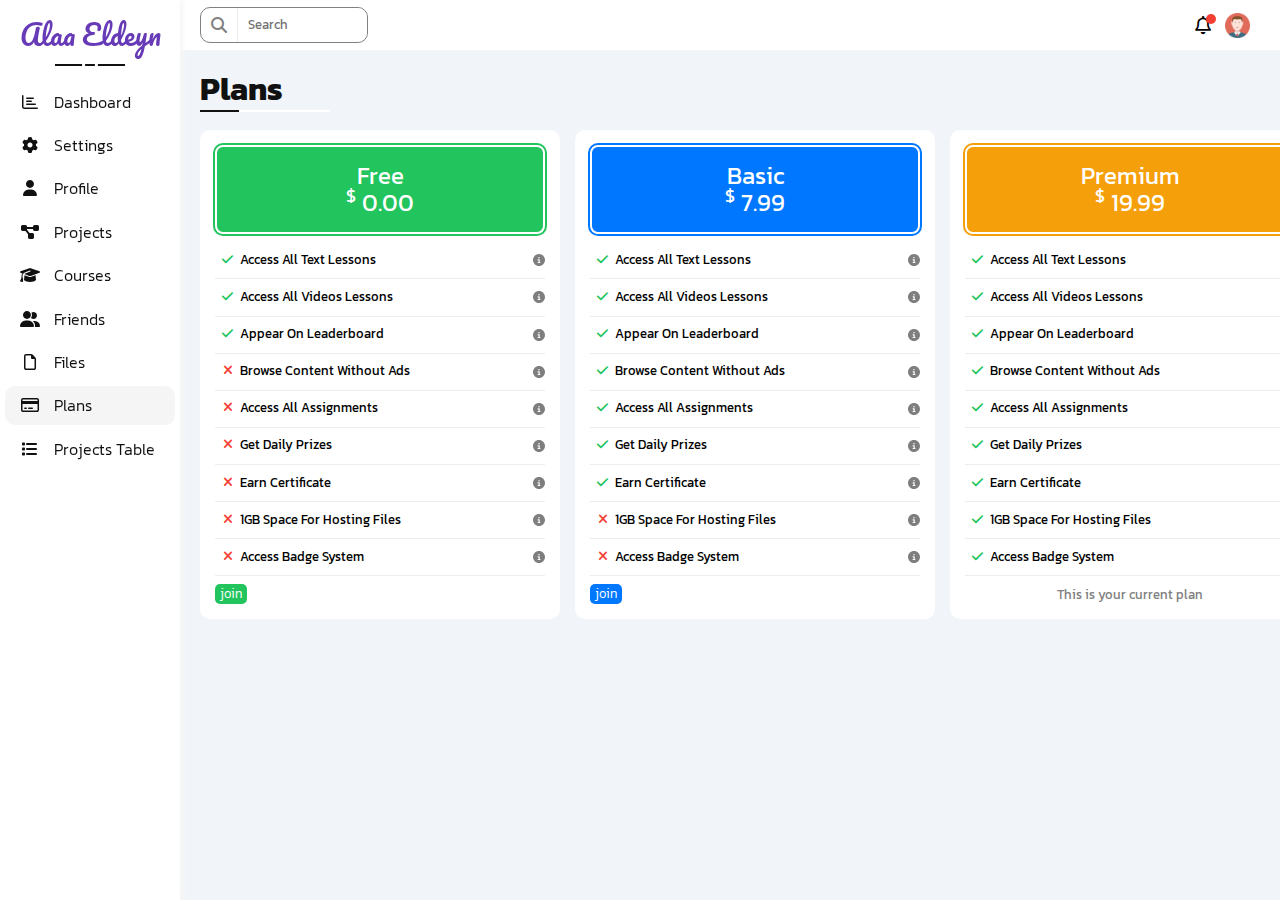
<file: plans.html>
<html lang="en">
<head>
    <meta charset="UTF-8">
    <meta http-equiv="X-UA-Compatible" content="IE=edge">
    <meta name="viewport" content="width=device-width, initial-scale=1.0">
    <title>Dashboard Elzero | Alaa Eldeyn</title>
    <!--Render all Elements normally-->
    <link rel="stylesheet" href="css/normalize.css">
    <!--Font awesome icons-->
    <link rel="stylesheet" href="css/all.min.css">
    <!--Google fonts-->
    <link rel="preconnect" href="https://fonts.googleapis.com">
    <link rel="preconnect" href="https://fonts.gstatic.com" crossorigin>
    <link href="https://fonts.googleapis.com/css2?family=Kanit:wght@100;200;300;400;500;600;700&display=swap" rel="stylesheet">
    <!--Main style file-->
    <link rel="stylesheet" href="css/style.css">
    <!--My framework file-->
    <link rel="stylesheet" href="css/framework.css">
    <!--plans style file-->
    <link rel="stylesheet" href="css/plans.css">
</head>
<body>
    <header class="main-padding f-centering">
        <div class="container">
            <div class="search-box border-r f-centering">
                <i class="fa-solid fa-magnifying-glass"></i>
                <input type="search" id="search" placeholder="Search">
            </div>
            <div class="profile ">
                <i class="fa-regular fa-bell"></i>
                <div class="avatar-img">
                    <img class="img-control" src="imgs/avatar.png" alt="avatar">
                </div>
            </div>
        </div>
    </header>
    <main>
        <aside>
            <div class="logo">Alaa Eldeyn</div>
            <div class="pages">
                <ul>
                    <li>
                        <a href="index.html">
                            <i class="fa-regular fa-chart-bar"></i>
                            <span>Dashboard</span>
                        </a>
                    </li>
                    <li>
                        <a href="settings.html">
                            <i class="fa-solid fa-gear"></i>
                            <span>Settings</span>
                        </a>
                    </li>
                    <li>
                        <a href="profile.html">
                            <i class="fa-solid fa-user"></i>
                            <span>Profile</span>
                        </a>
                    </li>
                    <li>
                        <a href="project.html">
                            <i class="fa-solid fa-diagram-project"></i>
                            <span>Projects</span>
                        </a>
                    </li>
                    <li>
                        <a href="courses.html">
                            <i class="fa-solid fa-graduation-cap"></i>
                            <span>Courses</span>
                        </a>
                    </li>
                    <li>
                        <a href="friends.html">
                            <i class="fa-solid fa-user-group"></i>
                            <span>Friends</span>
                        </a>
                    </li>
                    <li>
                        <a href="files.html">
                            <i class="fa-regular fa-file"></i>
                            <span>Files</span>
                        </a>
                    </li>
                    <li class="hov-active">
                        <a href="plans.html">
                            <i class="fa-regular fa-credit-card"></i>
                            <span>Plans</span>
                        </a>
                    </li>
                    <li>
                        <a href="projectsTable.html">
                            <i class="fa-solid fa-list"></i>
                            <span>Projects Table</span>
                        </a>
                    </li>
                </ul>
            </div>
        </aside>
        <section class="dashboard">
            <h1>Plans</h1>
            <div class="plans-container">
                <div class="plan bg-white border-r main-padding">
                    <div class="btn1 bg-green b-gr">
                        <p>Free</p>
                        <p><sup>$</sup> 0.00</p>
                    </div>
                    <ul>
                        <li><span><i class="fa-solid fa-check"></i></span>Access All Text Lessons</li>
                        <li><span><i class="fa-solid fa-check"></i></span>Access All Videos Lessons</li>
                        <li><span><i class="fa-solid fa-check"></i></span>Appear On Leaderboard</li>
                        <li><span><i class="fa-solid fa-xmark"></i></span>Browse Content Without Ads</li>
                        <li><span><i class="fa-solid fa-xmark"></i></span>Access All Assignments</li>
                        <li><span><i class="fa-solid fa-xmark"></i></span>Get Daily Prizes</li>
                        <li><span><i class="fa-solid fa-xmark"></i></span>Earn Certificate</li>
                        <li><span><i class="fa-solid fa-xmark"></i></span>1GB Space For Hosting Files</li>
                        <li><span><i class="fa-solid fa-xmark"></i></span>Access Badge System</li>
                    </ul>
                    <button class="btn bg-green second-padding">join</button>
                </div>
                <div class="plan bg-white border-r main-padding">
                    <div class="btn1 bg-blue b-bl">
                        <p>Basic</p>
                        <p><sup>$</sup> 7.99</p>
                    </div>
                    <ul>
                        <li><span><i class="fa-solid fa-check"></i></span>Access All Text Lessons</li>
                        <li><span><i class="fa-solid fa-check"></i></span>Access All Videos Lessons</li>
                        <li><span><i class="fa-solid fa-check"></i></span>Appear On Leaderboard</li>
                        <li><span><i class="fa-solid fa-check"></i></span>Browse Content Without Ads</li>
                        <li><span><i class="fa-solid fa-check"></i></span>Access All Assignments</li>
                        <li><span><i class="fa-solid fa-check"></i></span>Get Daily Prizes</li>
                        <li><span><i class="fa-solid fa-check"></i></span>Earn Certificate</li>
                        <li><span><i class="fa-solid fa-xmark"></i></span>1GB Space For Hosting Files</li>
                        <li><span><i class="fa-solid fa-xmark"></i></span>Access Badge System</li>
                    </ul>
                    <button class="btn bg-blue second-padding">join</button>
                </div>
                <div class="plan bg-white border-r main-padding">
                    <div class="btn1 bg-Orange b-or">
                        <p>Premium</p>
                        <p><sup>$</sup> 19.99</p>
                    </div>
                    <ul>
                        <li><span><i class="fa-solid fa-check"></i></span>Access All Text Lessons</li>
                        <li><span><i class="fa-solid fa-check"></i></span>Access All Videos Lessons</li>
                        <li><span><i class="fa-solid fa-check"></i></span>Appear On Leaderboard</li>
                        <li><span><i class="fa-solid fa-check"></i></span>Browse Content Without Ads</li>
                        <li><span><i class="fa-solid fa-check"></i></span>Access All Assignments</li>
                        <li><span><i class="fa-solid fa-check"></i></span>Get Daily Prizes</li>
                        <li><span><i class="fa-solid fa-check"></i></span>Earn Certificate</li>
                        <li><span><i class="fa-solid fa-check"></i></span>1GB Space For Hosting Files</li>
                        <li><span><i class="fa-solid fa-check"></i></span>Access Badge System</li>
                    </ul>
                    <p style="text-align:center; margin-top: .8rem; font-size: .8rem; color: gray">This is your current plan</p>
                </div>
            </div>
        </section>
    </main>
</body>
</html>
</file>
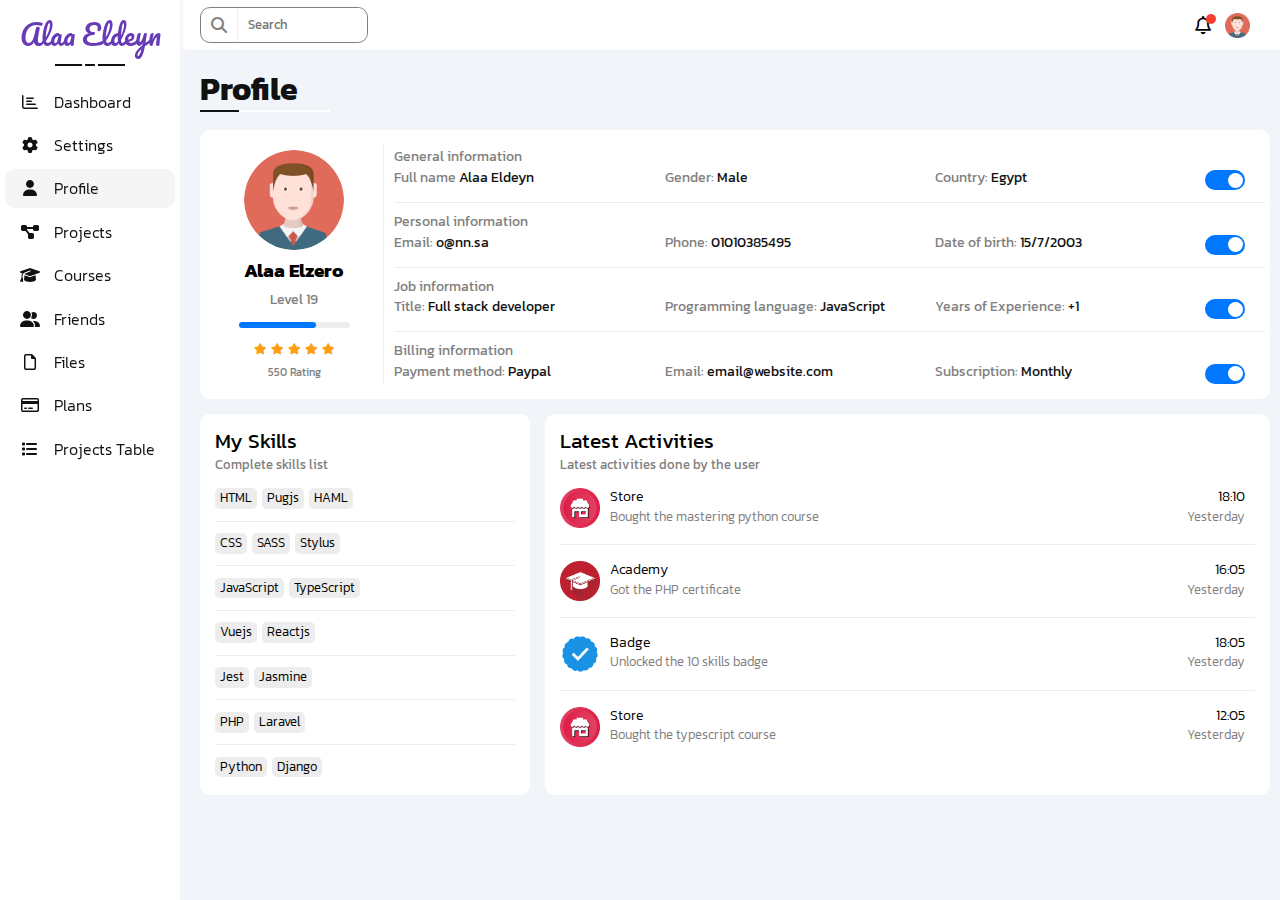
<file: profile.html>
<html lang="en">
<head>
    <meta charset="UTF-8">
    <meta http-equiv="X-UA-Compatible" content="IE=edge">
    <meta name="viewport" content="width=device-width, initial-scale=1.0">
    <title>Dashboard Elzero | Alaa Eldeyn</title>
    <!--Render all Elements normally-->
    <link rel="stylesheet" href="css/normalize.css">
    <!--Font awesome icons-->
    <link rel="stylesheet" href="css/all.min.css">
    <!--Google fonts-->
    <link rel="preconnect" href="https://fonts.googleapis.com">
    <link rel="preconnect" href="https://fonts.gstatic.com" crossorigin>
    <link href="https://fonts.googleapis.com/css2?family=Kanit:wght@100;200;300;400;500;600;700&display=swap" rel="stylesheet">
    <!--Main style file-->
    <link rel="stylesheet" href="css/style.css">
    <!--My framework file-->
    <link rel="stylesheet" href="css/framework.css">
    <!--profile style file-->
    <link rel="stylesheet" href="css/profile.css">
</head>
<body>
    <header class="main-padding f-centering">
        <div class="container">
            <div class="search-box border-r f-centering">
                <i class="fa-solid fa-magnifying-glass"></i>
                <input type="search" id="search" placeholder="Search">
            </div>
            <div class="profile ">
                <i class="fa-regular fa-bell"></i>
                <div class="avatar-img">
                    <img class="img-control" src="imgs/avatar.png" alt="avatar">
                </div>
            </div>
        </div>
    </header>
    <main>
        <aside>
            <div class="logo">Alaa Eldeyn</div>
            <div class="pages">
                <ul>
                    <li>
                        <a href="index.html">
                            <i class="fa-regular fa-chart-bar"></i>
                            <span>Dashboard</span>
                        </a>
                    </li>
                    <li>
                        <a href="settings.html">
                            <i class="fa-solid fa-gear"></i>
                            <span>Settings</span>
                        </a>
                    </li>
                    <li class="hov-active">
                        <a href="profile.html">
                            <i class="fa-solid fa-user"></i>
                            <span>Profile</span>
                        </a>
                    </li>
                    <li>
                        <a href="project.html">
                            <i class="fa-solid fa-diagram-project"></i>
                            <span>Projects</span>
                        </a>
                    </li>
                    <li>
                        <a href="courses.html">
                            <i class="fa-solid fa-graduation-cap"></i>
                            <span>Courses</span>
                        </a>
                    </li>
                    <li>
                        <a href="friends.html">
                            <i class="fa-solid fa-user-group"></i>
                            <span>Friends</span>
                        </a>
                    </li>
                    <li>
                        <a href="files.html">
                            <i class="fa-regular fa-file"></i>
                            <span>Files</span>
                        </a>
                    </li>
                    <li>
                        <a href="plans.html">
                            <i class="fa-regular fa-credit-card"></i>
                            <span>Plans</span>
                        </a>
                    </li>
                    <li>
                        <a href="projectsTable.html">
                            <i class="fa-solid fa-list"></i>
                            <span>Projects Table</span>
                        </a>
                    </li>
                </ul>
            </div>
        </aside>
        <section class="dashboard">
            <h1>Profile</h1>
            <div class="profile-container">
                <div class="profile-one bg-white border-r main-padding">
                    <div class="prof-card f-centering">
                        <div class="prof-img">
                            <img class="fit-img circle" src="imgs/avatar.png" alt="Avatar">
                        </div>
                        <h3>Alaa Elzero</h3>
                        <p class="level">Level 19</p>
                        <div class="progress"></div>
                        <div class="stars">
                            <i class="fa-solid fa-star"></i>
                            <i class="fa-solid fa-star"></i>
                            <i class="fa-solid fa-star"></i>
                            <i class="fa-solid fa-star"></i>
                            <i class="fa-solid fa-star"></i>
                        </div>
                        <p class="rate">550 Rating</p>
                    </div>
                    <div class="prof-details">
                        <div class="row">
                            <p class="title">General information</p>
                            <div class="prof-line">
                                <p>Full name <span>Alaa Eldeyn</span></p>
                                <p>Gender: <span>Male</span></p>
                                <p>Country: <span>Egypt</span></p>
                                <label class="myToggle" for="toggle1">
                                    <input class="toggle-field" type="checkbox"id="toggle1" checked>
                                    <div class="activation"></div>
                                </label>
                            </div>
                        </div>
                        <div class="row">
                            <p>Personal information</p>
                            <div class="prof-line">
                                <p>Email: <span>o@nn.sa</span></p>
                                <p>Phone: <span>01010385495</span></p>
                                <p>Date of birth: <span>15/7/2003</span></p>
                                <label class="myToggle" for="toggle2">
                                    <input class="toggle-field" type="checkbox"id="toggle2" checked>
                                    <div class="activation"></div>
                                </label>
                            </div>
                        </div>
                        <div class="row">
                            <p>Job information</p>
                            <div class="prof-line">
                                <p>Title: <span>Full stack developer</span></p>
                                <p>Programming language: <span>JavaScript</span></p>
                                <p>Years of Experience: <span>+1</span></p>
                                <label class="myToggle" for="toggle3">
                                    <input class="toggle-field" type="checkbox"id="toggle3" checked>
                                    <div class="activation"></div>
                                </label>
                            </div>
                        </div>
                        <div class="row">
                            <p>Billing information</p>
                            <div class="prof-line">
                                <p>Payment method: <span>Paypal</span></p>
                                <p>Email: <span>email@website.com</span></p>
                                <p>Subscription: <span>Monthly</span></p>
                                <label class="myToggle" for="toggle4">
                                    <input class="toggle-field" type="checkbox"id="toggle4" checked>
                                    <div class="activation"></div>
                                </label>
                            </div>
                        </div>
                    </div>
                </div>
                <div class="mySkills bg-white border-r main-padding">
                    <h2>My Skills</h2>
                    <p>Complete skills list</p>
                    <div class="skill-row">
                        <p class="sk btn">HTML</p>
                        <p class="sk btn">Pugjs</p>
                        <p class="sk btn">HAML</p>
                    </div>
                    <div class="skill-row">
                        <p class="sk btn">CSS</p>
                        <p class="sk btn">SASS</p>
                        <p class="sk btn">Stylus</p>
                    </div>
                    <div class="skill-row">
                        <p class="sk btn">JavaScript</p>
                        <p class="sk btn">TypeScript</p>
                    </div>
                    <div class="skill-row">
                        <p class="sk btn">Vuejs</p>
                        <p class="sk btn">Reactjs</p>
                    </div>
                    <div class="skill-row">
                        <p class="sk btn">Jest</p>
                        <p class="sk btn">Jasmine</p>
                    </div>
                    <div class="skill-row">
                        <p class="sk btn">PHP</p>
                        <p class="sk btn">Laravel</p>
                    </div>
                    <div class="skill-row">
                        <p class="sk btn">Python</p>
                        <p class="sk btn">Django</p>
                    </div>
                </div>
                <div class="activity bg-white border-r main-padding">
                    <h2>Latest Activities</h2>
                    <p>Latest activities done by the user</p>
                    <div class="act-row">
                        <div class="act-img">
                            <img class="fit-img" src="imgs/activity-01.png" alt="activity">
                        </div>
                        <div class="act-info">
                            <div class="a1">
                                <p>Store</p>
                                <p>18:10</p>
                            </div>
                            <div class="a2">
                                <p class="p14">Bought the mastering python course</p>
                                <p class="p14">Yesterday</p>
                            </div>
                        </div>
                    </div>
                    <div class="act-row">
                        <div class="act-img">
                            <img class="fit-img" src="imgs/activity-02.png" alt="activity">
                        </div>
                        <div class="act-info">
                            <div class="a1">
                                <p>Academy</p>
                                <p>16:05</p>
                            </div>
                            <div class="a2">
                                <p class="p14">Got the PHP certificate</p>
                                <p class="p14">Yesterday</p>
                            </div>
                        </div>
                    </div>
                    <div class="act-row">
                        <div class="act-img">
                            <img class="fit-img" src="imgs/activity-03.png" alt="activity">
                        </div>
                        <div class="act-info">
                            <div class="a1">
                                <p>Badge</p>
                                <p>18:05</p>
                            </div>
                            <div class="a2">
                                <p class="p14">Unlocked the 10 skills badge</p>
                                <p class="p14">Yesterday</p>
                            </div>
                        </div>
                    </div>
                    <div class="act-row">
                        <div class="act-img">
                            <img class="fit-img" src="imgs/activity-01.png" alt="activity">
                        </div>
                        <div class="act-info">
                            <div class="a1">
                                <p>Store</p>
                                <p>12:05</p>
                            </div>
                            <div class="a2">
                                <p class="p14">Bought the typescript course</p>
                                <p class="p14">Yesterday</p>
                            </div>
                        </div>
                    </div>
                </div>
            </div>
        </section>
    </main>
</body>
</html>
</file>
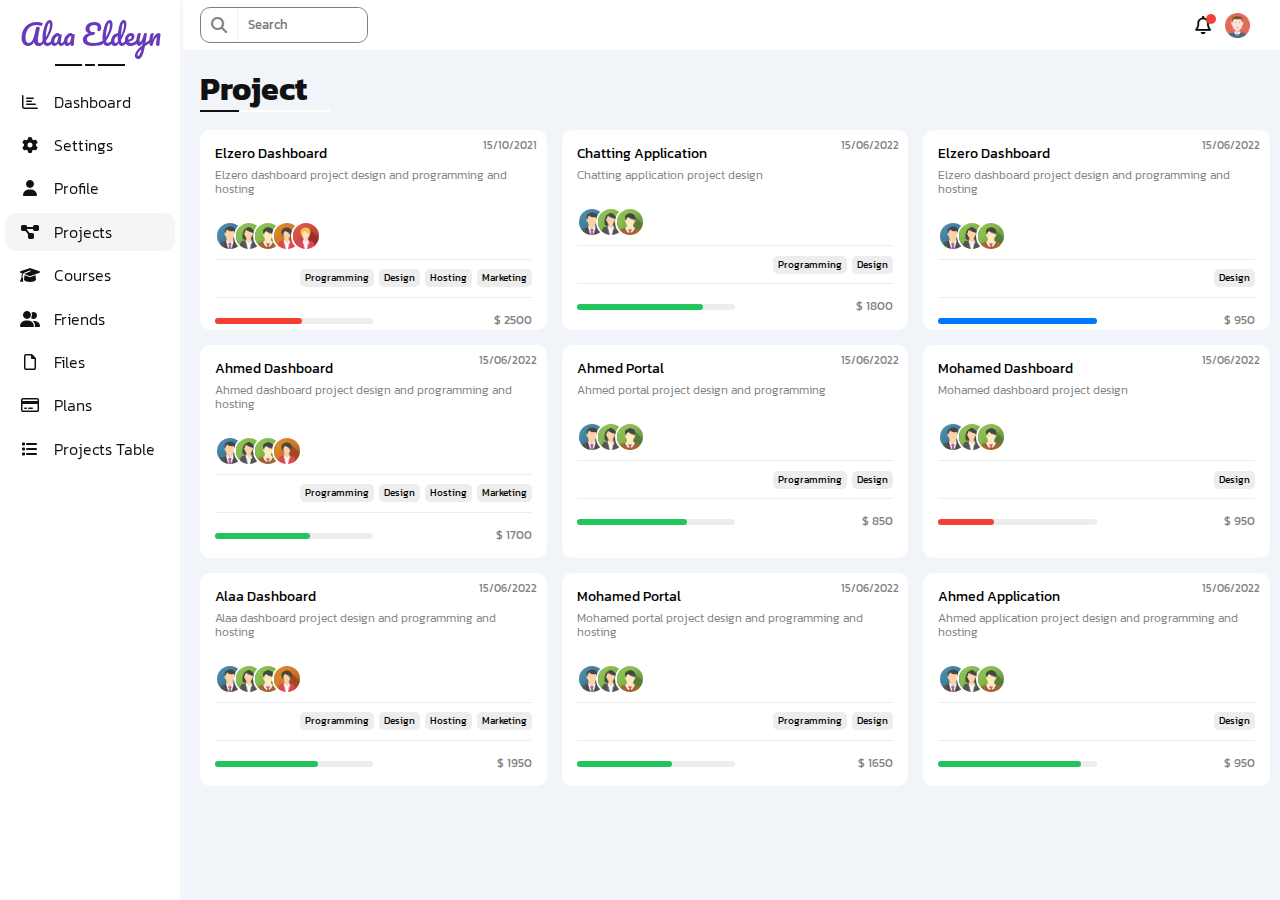
<file: project.html>
<html lang="en">
<head>
    <meta charset="UTF-8">
    <meta http-equiv="X-UA-Compatible" content="IE=edge">
    <meta name="viewport" content="width=device-width, initial-scale=1.0">
    <title>Dashboard Elzero | Alaa Eldeyn</title>
    <!--Render all Elements normally-->
    <link rel="stylesheet" href="css/normalize.css">
    <!--Font awesome icons-->
    <link rel="stylesheet" href="css/all.min.css">
    <!--Google fonts-->
    <link rel="preconnect" href="https://fonts.googleapis.com">
    <link rel="preconnect" href="https://fonts.gstatic.com" crossorigin>
    <link href="https://fonts.googleapis.com/css2?family=Kanit:wght@100;200;300;400;500;600;700&display=swap" rel="stylesheet">
    <!--Main style file-->
    <link rel="stylesheet" href="css/style.css">
    <!--My framework file-->
    <link rel="stylesheet" href="css/framework.css">
    <!--profile style file-->
    <link rel="stylesheet" href="css/profile.css">
    <!--Project style file-->
    <link rel="stylesheet" href="css/project.css">
</head>
<body>
    <header class="main-padding f-centering">
        <div class="container">
            <div class="search-box border-r f-centering">
                <i class="fa-solid fa-magnifying-glass"></i>
                <input type="search" id="search" placeholder="Search">
            </div>
            <div class="profile ">
                <i class="fa-regular fa-bell"></i>
                <div class="avatar-img">
                    <img class="img-control" src="imgs/avatar.png" alt="avatar">
                </div>
            </div>
        </div>
    </header>
    <main>
        <aside>
            <div class="logo">Alaa Eldeyn</div>
            <div class="pages">
                <ul>
                    <li>
                        <a href="index.html">
                            <i class="fa-regular fa-chart-bar"></i>
                            <span>Dashboard</span>
                        </a>
                    </li>
                    <li>
                        <a href="settings.html">
                            <i class="fa-solid fa-gear"></i>
                            <span>Settings</span>
                        </a>
                    </li>
                    <li>
                        <a href="profile.html">
                            <i class="fa-solid fa-user"></i>
                            <span>Profile</span>
                        </a>
                    </li>
                    <li class="hov-active">
                        <a href="project.html">
                            <i class="fa-solid fa-diagram-project"></i>
                            <span>Projects</span>
                        </a>
                    </li>
                    <li>
                        <a href="courses.html">
                            <i class="fa-solid fa-graduation-cap"></i>
                            <span>Courses</span>
                        </a>
                    </li>
                    <li>
                        <a href="friends.html">
                            <i class="fa-solid fa-user-group"></i>
                            <span>Friends</span>
                        </a>
                    </li>
                    <li>
                        <a href="files.html">
                            <i class="fa-regular fa-file"></i>
                            <span>Files</span>
                        </a>
                    </li>
                    <li>
                        <a href="plans.html">
                            <i class="fa-regular fa-credit-card"></i>
                            <span>Plans</span>
                        </a>
                    </li>
                    <li>
                        <a href="projectsTable.html">
                            <i class="fa-solid fa-list"></i>
                            <span>Projects Table</span>
                        </a>
                    </li>
                </ul>
            </div>
        </aside>
        <section class="dashboard">
            <h1>Project</h1>
            <div class="container">
                <div class="project-card bg-white border-r main-padding">
                    <h2>Elzero Dashboard</h2>
                    <p>Elzero dashboard project design and programming and hosting</p>
                    <div class="project-image">
                        <img class="fit-img circle" src="imgs/team-01.png" alt="team member">
                        <img class="fit-img circle" src="imgs/team-02.png" alt="team member">
                        <img class="fit-img circle" src="imgs/team-03.png" alt="team member">
                        <img class="fit-img circle" src="imgs/team-04.png" alt="team member">
                        <img class="fit-img circle" src="imgs/team-05.png" alt="team member">
                    </div>
                    <div class="project-featuers">
                        <p>Programming</p>
                        <p>Design</p>
                        <p>Hosting</p>
                        <p>Marketing</p>
                    </div>
                    <div class="progr">
                        <div class="progress pr1"></div>
                        <p>$ 2500</p>
                    </div>
                </div>
                <div class="project-card bg-white border-r main-padding">
                    <h2>Chatting Application</h2>
                    <p>Chatting application project design</p>
                    <div class="project-image">
                        <img class="fit-img circle" src="imgs/team-01.png" alt="team member">
                        <img class="fit-img circle" src="imgs/team-02.png" alt="team member">
                        <img class="fit-img circle" src="imgs/team-03.png" alt="team member">
                    </div>
                    <div class="project-featuers">
                        <p>Programming</p>
                        <p>Design</p>
                    </div>
                    <div class="progr">
                        <div class="progress pr2"></div>
                        <p>$ 1800</p>
                    </div>
                </div>
                <div class="project-card bg-white border-r main-padding">
                    <h2>Elzero Dashboard</h2>
                    <p>Elzero dashboard project design and programming and hosting</p>
                    <div class="project-image">
                        <img class="fit-img circle" src="imgs/team-01.png" alt="team member">
                        <img class="fit-img circle" src="imgs/team-02.png" alt="team member">
                        <img class="fit-img circle" src="imgs/team-03.png" alt="team member">
                    </div>
                    <div class="project-featuers">
                        <p>Design</p>
                    </div>
                    <div class="progr">
                        <div class="progress pr3"></div>
                        <p>$ 950</p>
                    </div>
                </div>
                <div class="project-card bg-white border-r main-padding">
                    <h2>Ahmed Dashboard</h2>
                    <p>Ahmed dashboard project design and programming and hosting</p>
                    <div class="project-image">
                        <img class="fit-img circle" src="imgs/team-01.png" alt="team member">
                        <img class="fit-img circle" src="imgs/team-02.png" alt="team member">
                        <img class="fit-img circle" src="imgs/team-03.png" alt="team member">
                        <img class="fit-img circle" src="imgs/team-04.png" alt="team member">
                    </div>
                    <div class="project-featuers">
                        <p>Programming</p>
                        <p>Design</p>
                        <p>Hosting</p>
                        <p>Marketing</p>
                    </div>
                    <div class="progr">
                        <div class="progress pr4"></div>
                        <p>$ 1700</p>
                    </div>
                </div>
                <div class="project-card bg-white border-r main-padding">
                    <h2>Ahmed Portal</h2>
                    <p>Ahmed portal project design and programming</p>
                    <div class="project-image">
                        <img class="fit-img circle" src="imgs/team-01.png" alt="team member">
                        <img class="fit-img circle" src="imgs/team-02.png" alt="team member">
                        <img class="fit-img circle" src="imgs/team-03.png" alt="team member">
                    </div>
                    <div class="project-featuers">
                        <p>Programming</p>
                        <p>Design</p>
                    </div>
                    <div class="progr">
                        <div class="progress pr5"></div>
                        <p>$ 850</p>
                    </div>
                </div>
                <div class="project-card bg-white border-r main-padding">
                    <h2>Mohamed Dashboard</h2>
                    <p>Mohamed dashboard project design</p>
                    <div class="project-image">
                        <img class="fit-img circle" src="imgs/team-01.png" alt="team member">
                        <img class="fit-img circle" src="imgs/team-02.png" alt="team member">
                        <img class="fit-img circle" src="imgs/team-03.png" alt="team member">
                    </div>
                    <div class="project-featuers">
                        <p>Design</p>
                    </div>
                    <div class="progr">
                        <div class="progress pr6"></div>
                        <p>$ 950</p>
                    </div>
                </div>
                <div class="project-card bg-white border-r main-padding">
                    <h2>Alaa Dashboard</h2>
                    <p>Alaa dashboard project design and programming and hosting</p>
                    <div class="project-image">
                        <img class="fit-img circle" src="imgs/team-01.png" alt="team member">
                        <img class="fit-img circle" src="imgs/team-02.png" alt="team member">
                        <img class="fit-img circle" src="imgs/team-03.png" alt="team member">
                        <img class="fit-img circle" src="imgs/team-04.png" alt="team member">
                    </div>
                    <div class="project-featuers">
                        <p>Programming</p>
                        <p>Design</p>
                        <p>Hosting</p>
                        <p>Marketing</p>
                    </div>
                    <div class="progr">
                        <div class="progress pr7"></div>
                        <p>$ 1950</p>
                    </div>
                </div>
                <div class="project-card bg-white border-r main-padding">
                    <h2>Mohamed Portal</h2>
                    <p>Mohamed portal project design and programming and hosting</p>
                    <div class="project-image">
                        <img class="fit-img circle" src="imgs/team-01.png" alt="team member">
                        <img class="fit-img circle" src="imgs/team-02.png" alt="team member">
                        <img class="fit-img circle" src="imgs/team-03.png" alt="team member">
                    </div>
                    <div class="project-featuers">
                        <p>Programming</p>
                        <p>Design</p>
                    </div>
                    <div class="progr">
                        <div class="progress pr8"></div>
                        <p>$ 1650</p>
                    </div>
                </div>
                <div class="project-card bg-white border-r main-padding">
                    <h2>Ahmed Application</h2>
                    <p>Ahmed application project design and programming and hosting</p>
                    <div class="project-image">
                        <img class="fit-img circle" src="imgs/team-01.png" alt="team member">
                        <img class="fit-img circle" src="imgs/team-02.png" alt="team member">
                        <img class="fit-img circle" src="imgs/team-03.png" alt="team member">
                    </div>
                    <div class="project-featuers">
                        <p>Design</p>
                    </div>
                    <div class="progr">
                        <div class="progress pr9"></div>
                        <p>$ 950</p>
                    </div>
                </div>
            </div>
        </section>
    </main>
</body>
</html>
</file>
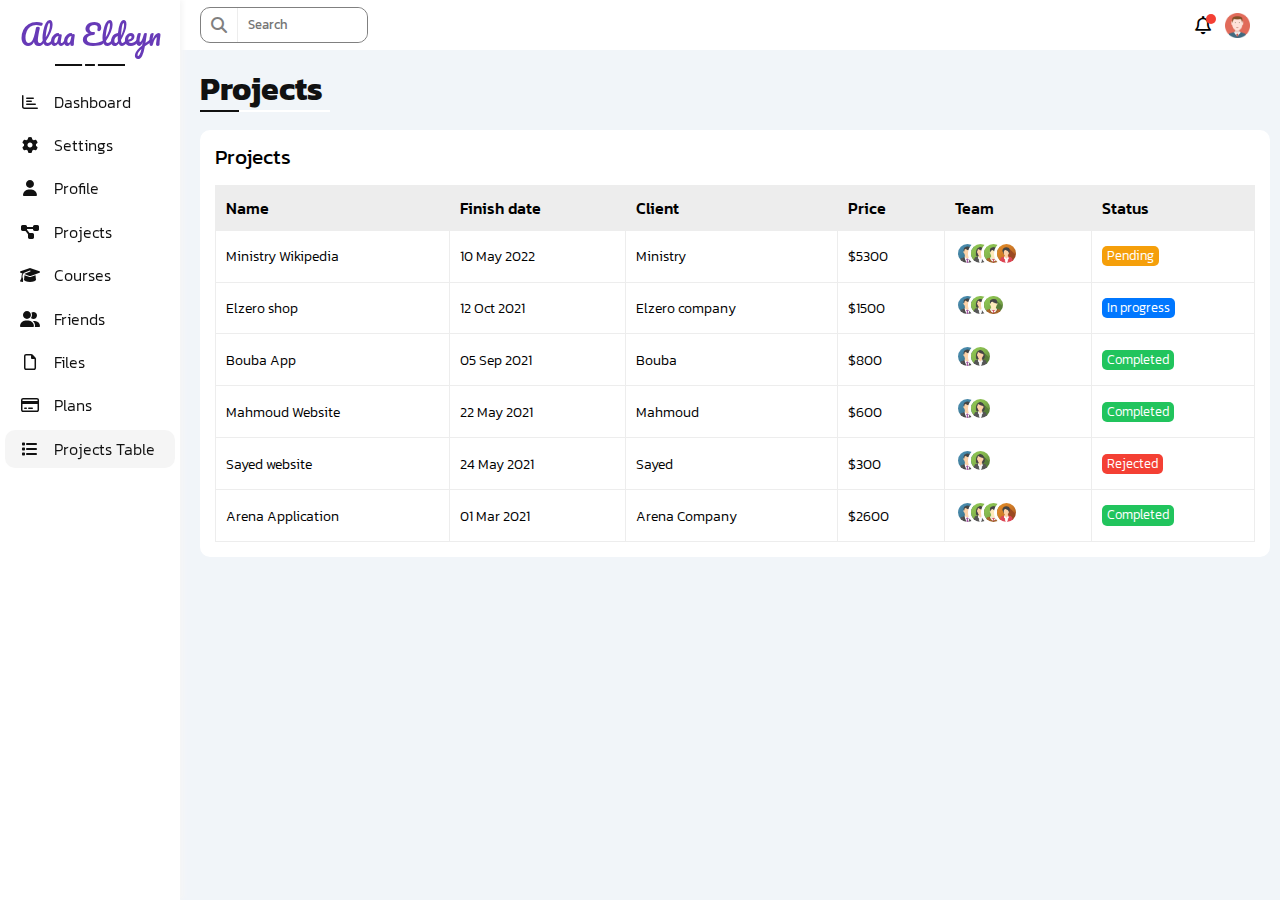
<file: projectsTable.html>
<html lang="en">
<head>
    <meta charset="UTF-8">
    <meta http-equiv="X-UA-Compatible" content="IE=edge">
    <meta name="viewport" content="width=device-width, initial-scale=1.0">
    <title>Dashboard Elzero | Alaa Eldeyn</title>
    <!--Render all Elements normally-->
    <link rel="stylesheet" href="css/normalize.css">
    <!--Font awesome icons-->
    <link rel="stylesheet" href="css/all.min.css">
    <!--Google fonts-->
    <link rel="preconnect" href="https://fonts.googleapis.com">
    <link rel="preconnect" href="https://fonts.gstatic.com" crossorigin>
    <link href="https://fonts.googleapis.com/css2?family=Kanit:wght@100;200;300;400;500;600;700&display=swap" rel="stylesheet">
    <!--Main style file-->
    <link rel="stylesheet" href="css/style.css">
    <!--My framework file-->
    <link rel="stylesheet" href="css/framework.css">
    <!--table style file-->
    <link rel="stylesheet" href="css/tableStyle.css">
</head>
<body>
    <header class="main-padding f-centering">
        <div class="container">
            <div class="search-box border-r f-centering">
                <i class="fa-solid fa-magnifying-glass"></i>
                <input type="search" id="search" placeholder="Search">
            </div>
            <div class="profile ">
                <i class="fa-regular fa-bell"></i>
                <div class="avatar-img">
                    <img class="img-control" src="imgs/avatar.png" alt="avatar">
                </div>
            </div>
        </div>
    </header>
    <main>
        <aside>
            <div class="logo">Alaa Eldeyn</div>
            <div class="pages">
                <ul>
                    <li>
                        <a href="index.html">
                            <i class="fa-regular fa-chart-bar"></i>
                            <span>Dashboard</span>
                        </a>
                    </li>
                    <li>
                        <a href="settings.html">
                            <i class="fa-solid fa-gear"></i>
                            <span>Settings</span>
                        </a>
                    </li>
                    <li>
                        <a href="profile.html">
                            <i class="fa-solid fa-user"></i>
                            <span>Profile</span>
                        </a>
                    </li>
                    <li>
                        <a href="project.html">
                            <i class="fa-solid fa-diagram-project"></i>
                            <span>Projects</span>
                        </a>
                    </li>
                    <li>
                        <a href="courses.html">
                            <i class="fa-solid fa-graduation-cap"></i>
                            <span>Courses</span>
                        </a>
                    </li>
                    <li>
                        <a href="friends.html">
                            <i class="fa-solid fa-user-group"></i>
                            <span>Friends</span>
                        </a>
                    </li>
                    <li>
                        <a href="files.html">
                            <i class="fa-regular fa-file"></i>
                            <span>Files</span>
                        </a>
                    </li>
                    <li>
                        <a href="plans.html">
                            <i class="fa-regular fa-credit-card"></i>
                            <span>Plans</span>
                        </a>
                    </li>
                    <li class="hov-active">
                        <a href="projectsTable.html">
                            <i class="fa-solid fa-list"></i>
                            <span>Projects Table</span>
                        </a>
                    </li>
                </ul>
            </div>
        </aside>
        <section class="dashboard">
                <h1>Projects</h1>
                <div>
            <div class="table-box bg-white border-r main-padding">
            <h2>Projects</h2>
            <table id="projects">
                <tr>
                    <th>Name</th>
                    <th>Finish date</th>
                    <th>Client</th>
                    <th>Price</th>
                    <th>Team</th>
                    <th>Status</th>
                </tr>
                <tr>
                    <td>Ministry Wikipedia</td>
                    <td>10 May 2022</td>
                    <td>Ministry</td>
                    <td>$5300</td>
                    <td>
                        <img class="circle" src="imgs/team-01.png" alt="team member">
                        <img class="circle" src="imgs/team-02.png" alt="team member">
                        <img class="circle" src="imgs/team-03.png" alt="team member">
                        <img class="circle" src="imgs/team-04.png" alt="team member">
                    </td>
                    <td><button class="btn bg-orange">Pending</button></td>
                </tr>
                <tr>
                    <td>Elzero shop</td>
                    <td>12 Oct 2021</td>
                    <td>Elzero company</td>
                    <td>$1500</td>
                    <td>
                        <img class="circle" src="imgs/team-01.png" alt="team member">
                        <img class="circle" src="imgs/team-02.png" alt="team member">
                        <img class="circle" src="imgs/team-03.png" alt="team member">
                    </td>
                    <td><button class="btn bg-blue">In progress</button></td>
                </tr>
                <tr>
                    <td>Bouba App</td>
                    <td>05 Sep 2021</td>
                    <td>Bouba</td>
                    <td>$800</td>
                    <td>
                        <img class="circle" src="imgs/team-01.png" alt="team member">
                        <img class="circle" src="imgs/team-02.png" alt="team member">
                    </td>
                    <td><button class="btn bg-green">Completed</button></td>
                </tr>
                <tr>
                    <td>Mahmoud Website</td>
                    <td>22 May 2021</td>
                    <td>Mahmoud</td>
                    <td>$600</td>
                    <td>
                        <img class="circle" src="imgs/team-01.png" alt="team member">
                        <img class="circle" src="imgs/team-02.png" alt="team member">
                    </td>
                    <td><button class="btn bg-green">Completed</button></td>
                </tr>
                <tr>
                    <td>Sayed website</td>
                    <td>24 May 2021</td>
                    <td>Sayed</td>
                    <td>$300</td>
                    <td>
                        <img class="circle" src="imgs/team-01.png" alt="team member">
                        <img class="circle" src="imgs/team-02.png" alt="team member">
                    </td>
                    <td><button class="btn bg-red">Rejected</button></td>
                </tr>
                <tr>
                    <td>Arena Application</td>
                    <td>01 Mar 2021</td>
                    <td>Arena Company</td>
                    <td>$2600</td>
                    <td>
                        <img class="circle" src="imgs/team-01.png" alt="team member">
                        <img class="circle" src="imgs/team-02.png" alt="team member">
                        <img class="circle" src="imgs/team-03.png" alt="team member">
                        <img class="circle" src="imgs/team-04.png" alt="team member">
                    </td>
                    <td><button class="btn bg-green">Completed</button></td>
                </tr>
            </table>
            </div>
        </div>
        </section>
    </main>
</body>
</html>
</file>
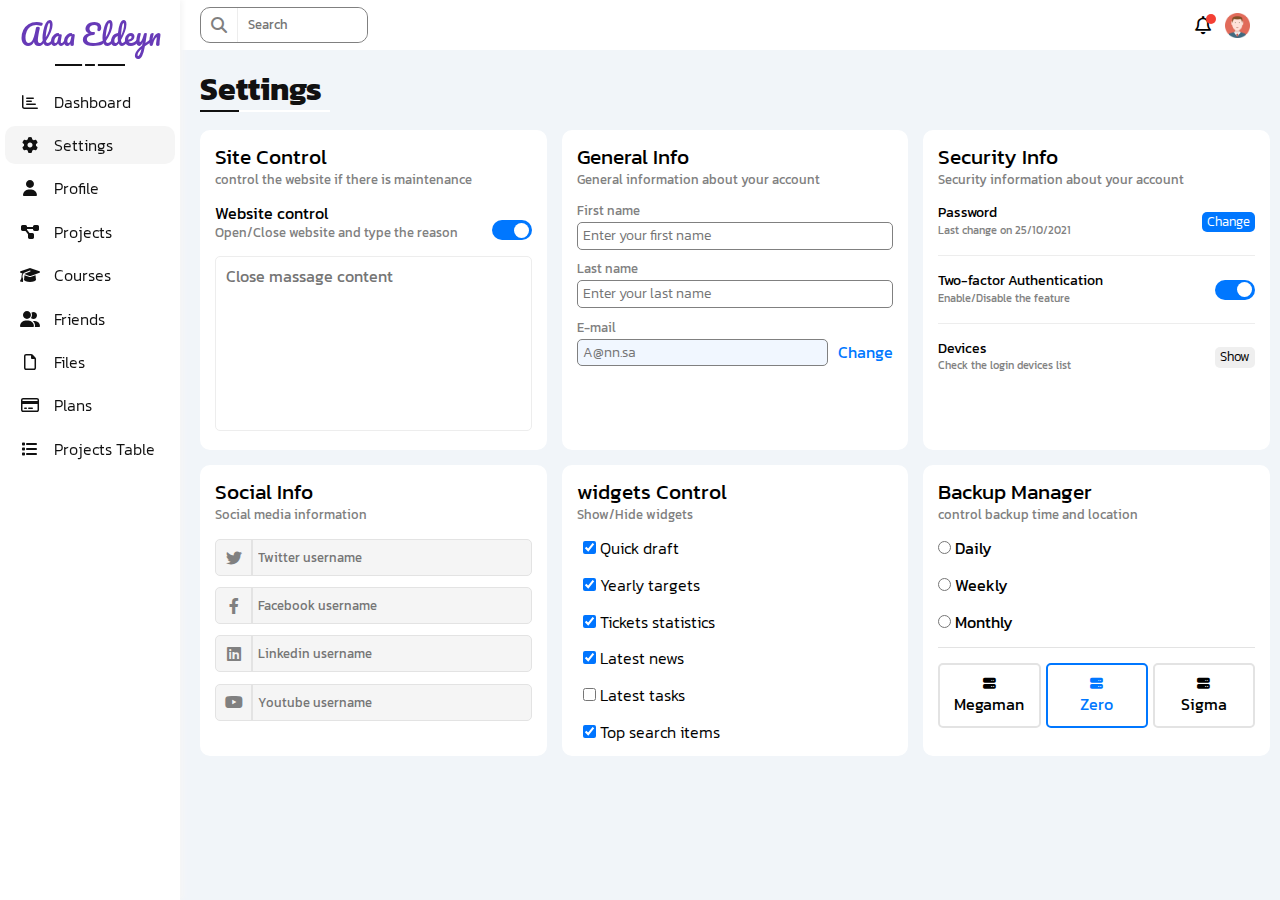
<file: settings.html>
<html lang="en">
<head>
    <meta charset="UTF-8">
    <meta http-equiv="X-UA-Compatible" content="IE=edge">
    <meta name="viewport" content="width=device-width, initial-scale=1.0">
    <title>Dashboard Elzero | Alaa Eldeyn</title>
    <!--Render all Elements normally-->
    <link rel="stylesheet" href="css/normalize.css">
    <!--Font awesome icons-->
    <link rel="stylesheet" href="css/all.min.css">
    <!--Google fonts-->
    <link rel="preconnect" href="https://fonts.googleapis.com">
    <link rel="preconnect" href="https://fonts.gstatic.com" crossorigin>
    <link href="https://fonts.googleapis.com/css2?family=Kanit:wght@100;200;300;400;500;600;700&display=swap" rel="stylesheet">
    <!--Main style file-->
    <link rel="stylesheet" href="css/style.css">
    <!--My framework file-->
    <link rel="stylesheet" href="css/framework.css">
    <!--Settings style file-->
    <link rel="stylesheet" href="css/settings.css">
</head>
<body>
    <header class="main-padding f-centering">
        <div class="container">
            <div class="search-box border-r f-centering">
                <i class="fa-solid fa-magnifying-glass"></i>
                <input type="search" id="search" placeholder="Search">
            </div>
            <div class="profile ">
                <i class="fa-regular fa-bell"></i>
                <div class="avatar-img">
                    <img class="img-control" src="imgs/avatar.png" alt="avatar">
                </div>
            </div>
        </div>
    </header>
    <main>
        <aside>
            <div class="logo">Alaa Eldeyn</div>
            <div class="pages">
                <ul>
                    <li>
                        <a href="index.html">
                            <i class="fa-regular fa-chart-bar"></i>
                            <span>Dashboard</span>
                        </a>
                    </li>
                    <li class="hov-active">
                        <a href="settings.html">
                            <i class="fa-solid fa-gear"></i>
                            <span>Settings</span>
                        </a>
                    </li>
                    <li>
                        <a href="profile.html">
                            <i class="fa-solid fa-user"></i>
                            <span>Profile</span>
                        </a>
                    </li>
                    <li>
                        <a href="project.html">
                            <i class="fa-solid fa-diagram-project"></i>
                            <span>Projects</span>
                        </a>
                    </li>
                    <li>
                        <a href="courses.html">
                            <i class="fa-solid fa-graduation-cap"></i>
                            <span>Courses</span>
                        </a>
                    </li>
                    <li>
                        <a href="friends.html">
                            <i class="fa-solid fa-user-group"></i>
                            <span>Friends</span>
                        </a>
                    </li>
                    <li>
                        <a href="files.html">
                            <i class="fa-regular fa-file"></i>
                            <span>Files</span>
                        </a>
                    </li>
                    <li>
                        <a href="plans.html">
                            <i class="fa-regular fa-credit-card"></i>
                            <span>Plans</span>
                        </a>
                    </li>
                    <li>
                        <a href="projectsTable.html">
                            <i class="fa-solid fa-list"></i>
                            <span>Projects Table</span>
                        </a>
                    </li>
                </ul>
            </div>
        </aside>
        <section class="dashboard">
            <h1>Settings</h1>
            <div class="container">
                <div class="control bg-white border-r main-padding">
                    <h2>Site Control</h2>
                    <p>control the website if there is maintenance</p>
                    <div class="ctrl">
                        <div>
                            <p>Website control</p>
                            <p class="p-second">Open/Close website and type the reason</p>
                        </div>
                        <label class="myToggle" for="toggle">
                            <input class="toggle-field" type="checkbox"id="toggle" checked>
                            <div class="activation"></div>
                        </label>
                    </div>
                    <textarea id="ctrl-msg" placeholder="Close massage content"></textarea>
                </div>
                <div class="gen-info bg-white border-r main-padding">
                    <h2>General Info</h2>
                    <p>General information about your account</p>
                    <form action="post">
                        <label for="first">First name</label>
                        <input type="text" name="first" placeholder="Enter your first name">
                        <label for="last">Last name</label>
                        <input type="text" name="last" placeholder="Enter your last name">
                        <label for="mail">E-mail</label>
                        <div class="email">
                            <input type="email" name="mail" placeholder="A@nn.sa" disabled>
                            <a href="#">Change</a>
                        </div>
                    </form>
                </div>
                <div class="sec-info bg-white border-r main-padding">
                    <h2>Security Info</h2>
                    <p>Security information about your account</p>
                    <div class="item">
                        <div>
                            <p class="p13">Password</p>
                            <p class="p-second">Last change on 25/10/2021</p>
                        </div>
                        <button class="btn bg-blue">Change</button>
                    </div>
                    <div class="item">
                        <div>
                            <p class="p13">Two-factor Authentication</p>
                            <p class="p-second">Enable/Disable the feature</p>
                        </div>
                        <label class="myToggle" for="s-toggle">
                            <input class="toggle-field" type="checkbox"id="s-toggle" checked>
                            <div class="activation"></div>
                        </label>
                    </div>
                    <div class="item">
                        <div>
                            <p class="p13">Devices</p>
                            <p class="p-second">Check the login devices list</p>
                        </div>
                        <button class="btn">Show</button>
                    </div>
                </div>
                <div class="social-box bg-white border-r main-padding">
                    <h2>Social Info</h2>
                    <p>Social media information</p>
                    <div class="social-item">
                        <i class="fa-brands fa-twitter"></i>
                        <input type="text" placeholder="Twitter username">
                    </div>
                    <div class="social-item">
                        <i class="fa-brands fa-facebook-f"></i>
                        <input type="text" placeholder="Facebook username">
                    </div>
                    <div class="social-item">
                        <i class="fa-brands fa-linkedin"></i>
                        <input type="text" placeholder="Linkedin username">
                    </div>
                    <div class="social-item">
                        <i class="fa-brands fa-youtube"></i>
                        <input type="text" placeholder="Youtube username">
                    </div>
                </div>
                <div class="widgets-box bg-white border-r main-padding">
                    <h2>widgets Control</h2>
                    <p>Show/Hide widgets</p>
                    <form action="post" class="wid">
                        <label>
                            <input type="checkbox" name="wid" checked> Quick draft
                        </label><br><br>
                        <label>
                            <input type="checkbox" name="wid" checked> Yearly targets
                        </label><br><br>
                        <label>
                            <input type="checkbox" name="wid" checked> Tickets statistics
                        </label><br><br>
                        <label>
                            <input type="checkbox" name="wid" checked> Latest news
                        </label><br><br>
                        <label>
                            <input type="checkbox" name="wid"> Latest tasks
                        </label><br><br>
                        <label>
                            <input type="checkbox" name="wid" checked> Top search items
                        </label><br>
                    </form>
                </div>
                <div class="backup-box bg-white border-r main-padding">
                    <h2>Backup Manager</h2>
                    <p>control backup time and location</p>
                    <form action="">
                        <label>
                            <input type="radio" name="check" > Daily
                        </label><br><br>
                        <label>
                            <input type="radio" name="check" > Weekly
                        </label><br><br>
                        <label>
                            <input type="radio" name="check" > Monthly
                        </label>
                    </form>
                    <div class="plan">
                        <input type="radio" id="r3" name="choose" id="feat1">
                        <label class="f-centering" for="r3">
                            <div>
                                <i class="fa-solid fa-server"></i>
                                <p>Megaman</p>
                            </div>
                        </label>
                        <input type="radio" id="r2" name="choose" id="feat1" checked>
                        <label class="f-centering" for="r2">
                            <div>
                                <i class="fa-solid fa-server"></i>
                                <p>Zero</p>
                            </div>
                        </label>
                        <input type="radio" id="r1" name="choose" id="feat1">
                        <label class="f-centering" for="r1">
                            <div>
                                <i class="fa-solid fa-server"></i>
                                <p>Sigma</p>
                            </div>
                        </label>
                    </div>
                </div>
            </div>
        </section>
    </main>
</body>
</html>
</file>
<file: css/style.css>
/* Start global section */
@import url('https://fonts.googleapis.com/css2?family=Pacifico&display=swap');
*{
    box-sizing: border-box;
    -webkit-box-sizing: border-box;
    -moz-box-sizing: border-box;
    margin: 0;
    padding: 0;
}
:root{
    --darkBlue: #0077ff;
    --darkOrange: #f59f0a;
    --darkGreen: #21c45d;
    --darkRed: #f44034;
    --main-bg: #f1f5f9;
    --second-bg: #ededed;
    --hover-color: #f5f5f5;
    --main-tr: .3s
}
html{
    scroll-behavior: smooth;
    font-family: 'Kanit', sans-serif;
}
body{
    background-color: var(--main-bg);
}
li{
    list-style: none;
}
a{
    text-decoration: none;
}
/* End global section */
/* Start header section */
header{
    background-color: white;
    height: 50px;
    width: 100%;
}
header .container{
    display: flex;
    justify-content: space-between;
    align-items: center;
    width: 100%;
    padding-left: 185px;
}
header .search-box{
    width: fit-content;
    border: 1px solid gray;
    color: gray;
    padding-left: 10px;
    background-color: white;
    cursor: pointer;
}
header #search{
    padding: 10px;
    border: none;
    outline: none;
    border-radius: 0 10px 10px 0;
    margin-left: 10px;
    border-left: 1px solid var(--second-bg);
    font-size: .8rem;
    width: 130px;
}
.profile{
    width: 55px;
    margin-right: 15px;
    display: flex;
    justify-content: space-between;
    align-items: center;
    cursor: pointer;
}
.profile .avatar-img{
    width: 25px;
}
.profile i{
    position: relative;
    padding-right: 10px;
    font-size: 1.15rem;
}
.profile i::after{
    content: '';
    position: absolute;
    width: 10px;
    height: 10px;
    background-color: var(--darkRed);
    top: -2px;
    right: 5px;
    border-radius: 50%;
}
/* End header section */
/* Start dashboard section */
main{
    display: grid;
    grid-template-columns: 200px 1fr;
}
/* Start sidebar section */
aside{
    grid-column-start: 1;
    height: 100%;
    width: 180px;
    position: fixed;
    z-index: 11;
    top: 0;
    left: 0;
    background-color: #ffffff;
    overflow-x: hidden;
    box-shadow: 3px 0 5px #f6f6f6;
}
aside .logo{
    display: flex;
    justify-content: center;
    align-items: center;
    font-family: 'Pacifico', cursive;
    font-size: 1.7rem;
    color: #673ab7;
    padding: 1.2rem 0 1.7rem;
    position: relative;
    animation: logo-color 3s alternate infinite;
}
aside .logo::before{
    content: '';
    position: absolute;
    height: 2px;
    width: 70px;
    bottom: 12px;
    left: 50%;
    transform: translateX(-50%);
    background-color: #111;
}
aside .logo::after{
    content: '';
    position: absolute;
    height: 10px;
    width: 10px;
    border-radius: 50%;
    bottom: 5px;
    left: 50%;
    transform: translateX(-50%);
    border: 3px solid white;
    animation: logo-dot-color 3s alternate infinite;
}
@keyframes logo-color{
    0%{
        color: #5C258D;
    }
    70%{
        color: #134c7d;
    }
    100%{
        color: #5C258D;
    }
}
@keyframes logo-dot-color{
    0%{
        background-color: #673ab7;
    }
    70%{
        background-color: #134c7d;
    }
    100%{
        background-color: #673ab7;
    }
}
aside a{
    color: #111;
    font-weight: 300;
}
aside li{
    padding: 10px 15px;
    margin: 5px;
    border-radius: 10px;
    cursor: pointer;
    transition: var(--main-tr);
}
.hov-active{
    background-color: var(--hover-color);
}
aside li:hover{
    background-color: var(--hover-color);
    padding-left: 20px;
}
aside li i{
    width: 20px;
    margin-right: 10px;
    text-align: center;
}
@media (max-width: 767px) {
    main{
        grid-template-columns: 80px 1fr;
    }
    aside{
        width: 60px;
    }
    aside .logo{
        font-size: 1rem;
        text-align: center;
    }
    aside li{
        padding: 10px 0px 10px 15px;
    }
    aside li span{
        display: none;
    }
    aside li:hover{
        padding-left: 15px;
    }
    header .container{
        padding-left: 65px;
    }
}
@media (max-width: 480px){
    header #search{
        width: 80px;
        font-size: .8rem;
    }
    main{
        grid-template-columns: 50px 1fr;
    }
    aside{
        width: 40px;
    }
    aside .logo{
        font-size: .8rem;
    }
    aside li{
        padding: 10px 5px;
    }
    aside li:hover{
        padding-left: 5px;
    }
    header .container{
        padding-left: 40px;
    }
}
/* End sidebar section */
/* Start Box-one */
.dashboard{
    grid-column-start: 2;
}
.dashboard h1{
    position: relative;
    color: #111;
}
.dashboard h1::after{
    content: '';
    position: absolute;
    height: 2px;
    width: 130px;
    left: 0;
    bottom: -4px;
    background: linear-gradient(to right, #111 30%, white 30%);
}
.dashboard .container{
    display: grid;
    grid-template-columns: repeat(auto-fit, minmax(300px, 1fr));
    grid-template-rows: repeat(auto-fill, 320px);
    gap: 15px;
    padding-right: 10px;
}
@media (min-width: 1200px){
    .dashboard .container{
        grid-template-columns: repeat(3, minmax(300px, 1fr));
    }
}
.dashboard .box-one .upper{
    background-color: var(--second-bg);
    border-radius: 10px 10px 0 0;
    margin-bottom: 2rem;
    display: flex;
    justify-content: space-between;
    position: relative;
}
.dashboard h2{
    font-weight: 400;
    font-size: 1.3rem;
}
.dashboard h2 + p{
    color: gray;
    font-size: .8rem;
    margin-top: .3rem;
    margin-bottom: 1rem;
}
.box-one .upper .box-one-img{
    width: 160px;
}
.prof-avatar{
    width: 50px;
    position: absolute;
    bottom: -25px;
    border-radius: 50%;
    border: 4px solid white;
    box-shadow: 0 0 5px var(--second-bg);
}
.box-one .lower .prof{
    display: flex;
    text-align: center;
    justify-content: space-around;
    border-top: 1px solid var(--second-bg);
    border-bottom: 1px solid var(--second-bg);
    margin: 2rem 0;
}
.box-one .lower .p2{
    font-size: .8rem;
    margin: .5rem 0;
    color: gray;
    font-weight: 300;
}
.box-one button{
    margin-right: 1rem;
    float: right;
}
/* End Box-one */
/* Start Box-two */
.box-two form input, .box-two textarea{
    margin-bottom: 1rem;
    outline: none;
    border: none;
    background-color: var(--second-bg);
    padding: 8px;
    border-radius: 5px;
    width: 100%;
}
.box-two textarea{
    height: 135px;
    resize: none;
}
.box-two button{
    float: right;
}
/* End Box-two */
/* Start Box-three */
.box-three i{
    width: 70px;
    height: 60px;
    margin-right: 10px;
    margin-bottom: 10px;
}
.box-three .g1, .g2, .g3{
    display: flex;
    align-items: center;
    font-size: .9rem;
}
.box-three .info{
    width: 100%;
}
.box-three .g1 i{
    color: var(--darkBlue);
    background-color: rgba(0, 119, 255, 0.3);
}
.box-three .g2 i{
    color: var(--darkOrange);
    background: rgba(245, 159, 10, 0.3);
}
.box-three .g3 i{
    color: var(--darkGreen);
    background: rgba(33, 196, 93, 0.3);
}
.box-three .gragh .p1-g1{
    font-size: .8rem;
    color: gray;
    margin-bottom: .3rem;
}
.box-three .gragh .p2-g1{
    margin-bottom: .5rem;
}
.box-three .gragh .progress{
    position: relative;
    width: 100%;
    height: 3px;
}
.box-three .gragh .progress::after{
    content: '80%';
    position: absolute;
    top: -25px;
    left: 75%;
    background-color: var(--darkBlue);
    color: white;
    padding: 2px 3px;
    border-radius: 3px;
    font-size: .8rem;
}
.box-three .gragh .progress::before{
    content: '';
    position: absolute;
    width: 0px;
    height: 0px;
    border-width: 5px;
    border-style: solid;
    border-color: #0077ff transparent transparent transparent;
    left: 78%;
    top: -7px;
}
.box-three .gragh .progress-g1{
    background-image: linear-gradient(to right, #0077ff 80%, rgba(0, 119, 255, 0.3) 30%);
}
.box-three .gragh .progress-g2{
    background-image: linear-gradient(to right, #f59f0a 55%, rgba(245, 159, 10, 0.3) 30%);
}
.box-three .gragh .progress-g2::after{
    left: 50%;
    background-color: var(--darkOrange);
    content: '55%';
}
.box-three .gragh .progress-g2::before{
    left: 53%;
    border-color: #f59f0a transparent transparent transparent;
}
.box-three .gragh .progress-g3{
    background-image: linear-gradient(to right, #21c45d 75%, rgba(33, 196, 93, 0.3) 30%);
}
.box-three .gragh .progress-g3::after{
    content: '75%';
    left: 70%;
    background-color: var(--darkGreen);
}
.box-three .gragh .progress-g3::before{
    left: 73%;
    border-color: #21c45d transparent transparent transparent;
}
/* End Box-three */
/* Start Box-four */
.box-four .tickets{
    display: flex;
    flex-wrap: wrap;
    gap: 20px;
    margin-top: 2rem;
}
.box-four .tickets div{
    display: flex;
    flex-direction: column;
    flex-grow: 1;
    width: 120px;
    text-align: center;
    padding: 10px;
    transition: var(--main-tr);
    cursor: pointer;
    border: 2px solid var(--second-bg);
}
.box-four .tickets .p3{
    font-weight: 600;
    margin: .5rem 0 .2rem;
    color: #111;
}
.box-four .tickets .p4{
    color: gray;
    font-size: .8rem;
}
.box-four .tickets .t-or{
    color: var(--darkOrange);
}
.box-four .tickets .t-or:hover{
    border: 2px solid var(--darkOrange);
}
.box-four .tickets .t-bl{
    color: var(--darkBlue);
}
.box-four .tickets .t-bl:hover{
    border: 2px solid var(--darkBlue);
}
.box-four .tickets .t-gr{
    color: var(--darkGreen);
}
.box-four .tickets .t-gr:hover{
    border: 2px solid var(--darkGreen);
}
.box-four .tickets .t-re{
    color: var(--darkRed);
}
.box-four .tickets .t-re:hover{
    border: 2px solid var(--darkRed);
}
/* End Box-four */
/* Start Box-five */
.box-five .content{
    margin-top: 1rem;
}
.box-five .news-img{
    width: 75px;
}
.box-five .line{
    display: flex;
    gap: 10px;
    margin: .9rem 0;
}
.box-five .line .info{
    display: flex;
    align-items: center;
    justify-content: space-between;
    flex: 1;
    gap: 10px;
}
.box-five .line .info .p5{
    font-size: .9rem;
    margin-bottom: 5px;
}
.box-five .line .info .p6{
    font-size: .7rem;
    color: gray;
}
.box-five .line .info .dura  p{
    font-size: .7rem;
    background-color: var(--second-bg);
    padding: 3px 5px;
    border-radius: 5px;
}
.box-five hr, .box-six hr{
    border: none;
    height: .5px;
    width: 100%;
    background-color: var(--second-bg);
}
/* End Box-five */
/* Start Box-six */
.box-six .content{
    margin-top: .8rem;
}
.box-six .task{
    display: flex;
    align-items: center;
    justify-content: space-between;
    margin: .7rem 0;
    gap: 10px;
    cursor: grab;
}
.box-six .p5{
    font-size: .9rem;
    margin-bottom: 5px;
}
.box-six .p6{
    font-size: .75rem;
    color: gray;
}
.box-six .content i{
    cursor: pointer;
}
/* End Box-six */
/* Start Box-seven */
.box-seven .s-item{
    display: flex;
    justify-content: space-between;
    margin-top: 1.2rem;
    font-weight: 300;
    font-size: .9rem;
}
.box-seven .s-item:not(:first-of-type) p:last-of-type{
    background-color: var(--second-bg);
    padding: 3px 5px;
    border-radius: 5px;
    font-size: .8rem;
}
/* End Box-seven */
/* Start Box-eight */
.box-eight .upload{
    display: flex;
    gap: 10px;
    margin-top: 1rem;
    font-size: .8rem;
    position: relative;
}
.box-eight .upload-img{
    width: 30px;
}
.box-eight .upload .upload-info{
    display: flex;
    flex: 1;
    justify-content: space-between;
    align-items: center;
}
.box-eight .upload .p8{
    color: gray;
    padding-top: 2px;
    font-weight: 300;
}
.box-eight .upload .up-speed{
    background-color: var(--second-bg);
    padding: 3px 5px;
    border-radius: 5px;
    font-weight: 300;
    font-size: .75rem;
}
.box-eight .upload:not(:last-child)::after{
    content: '';
    width: 100%;
    height: .5px;
    position: absolute;
    background-color: var(--second-bg);
    bottom: -7px;
}
/* End Box-eight */
/* Start Box-nine */
.box-nine{
    position: relative;
}
.box-nine::after{
    content: url(../imgs/project.png);
    position: absolute;
    opacity: 10%;
    bottom: -60px;
    right: -60px;
    transform: scale(.5);
}
.box-nine .content{
    border-left: 1.5px solid var(--darkBlue);
    margin-top: 1.3rem;
    margin-left: .5rem;
}
.box-nine ul li{
    padding-left: 1.3rem;
    margin-bottom: 1.5rem;
    font-weight: 300;
    position: relative;
}
.box-nine li::before{
    content: '';
    position: absolute;
    width: 15px;
    height: 15px;
    border-radius: 50%;
    background-color: var(--darkBlue);
    border: 1.5px solid white;
    outline: 2px solid var(--darkBlue);
    left: -9.5px;
    top: 0px;
}
.box-nine li:nth-of-type(4):before{
    background-color: #b5d7fe;
}
.box-nine li:last-of-type:before{
    background-color: white;
}
/* End Box-nine */
/* Start Box-ten */
.box-ten h2{
    margin-bottom: 1rem;
}
.box-ten .p9{
    font-size: .85rem;
    padding-bottom: 3px;
}
.box-ten .p10{
    color: gray;
    font-size: .7rem;
}
.box-ten .rem{
    border-left: 2px solid var(--darkBlue);
    padding-left: 10px;
    margin-left: 20px;
    margin-bottom: .7rem;
    position: relative;
}
.box-ten .rem::before{
    content: '';
    position: absolute;
    width: 10px;
    height: 10px;
    border-radius: 50%;
    background-color: var(--darkBlue);
    left: -20px;
    top: 50%;
    transform: translateY(-50%);
}
.box-ten .rem-gr{
    border-left: 2px solid var(--darkGreen)
}
.box-ten .rem-gr::before{
    background-color: var(--darkGreen);
}
.box-ten .rem-or{
    border-left: 2px solid var(--darkOrange)
}
.box-ten .rem-or::before{
    background-color: var(--darkOrange);
}
.box-ten .rem-re{
    border-left: 2px solid var(--darkRed)
}
.box-ten .rem-re::before{
    background-color: var(--darkRed);
}
/* End Box-ten */
/* Start Box-eleven */
.box-eleven .user{
    display: flex;
    gap: 10px;
    margin-top: 1rem;
    margin-bottom: 1rem;
}
.box-eleven .user-img{
    width: 35px;
}
.box-eleven .user .user-details p:last-child{
    color: gray;
    font-size: .8rem;
    margin-top: 3px;
}
.box-eleven .user-post{
    font-weight: 300;
    font-size: .8rem;
    line-height: 1.7;
    padding: 1rem 0;
    border-top: 1px solid var(--second-bg);
    border-bottom: 1px solid var(--second-bg);
    margin-bottom: 1rem;
}
.box-eleven .reach{
    display: flex;
    justify-content: space-between;
    align-items: center;
    color: gray;
    font-size: .8rem;
}
.box-eleven .reach p{
    cursor: pointer;
}
.box-eleven .reach p:first-of-type:hover{
    color: #e21001;
}
.box-eleven .reach p:last-of-type:hover{
    color: #0077ff;
}
/* End Box-eleven */
/* Start Box-twelve */
.box-twelve h2{
    margin-bottom: 1rem;
}
.box-twelve .social{
    display: flex;
    margin-top: .5rem;
    border-radius: 5px;
}
.box-twelve .social .social-info{
    display: flex;
    flex: 1;
    justify-content: space-between;
    align-items: center;
    padding: 0 10px;
    font-size: .8rem;
}
.box-twelve .social .social-info button{
    color: white;
    border-radius: 5px;
    font-size: .7rem;
    font-weight: 300;
}
.box-twelve i{
    width: 35px;
    height: 35px;
    color: white;
    font-size: 1.3rem;
    border-radius: 5px 0 0 5px;
}
.box-twelve .tw{
    background-color: rgba(29, 160, 242, 0.2);
}
.box-twelve .tw i{
    background-color: #1DA1F2;
}
.box-twelve .tw .social-info p{
    color: #1DA1F2;
}
.box-twelve .tw .social-info button{
    background-color: #1DA1F2;
}
.box-twelve .fb{
    background-color: rgba(16, 123, 211, 0.3);
}
.box-twelve .fb i{
    background-color: #3b5998;
}
.box-twelve .fb .social-info p{
    color: #0671c8;
}
.box-twelve .fb .social-info button{
    background-color: #3b5998;
}
.box-twelve .yt{
    background-color: rgba(246, 0, 0, 0.25);
}
.box-twelve .yt i{
    background-color: #f60000;
}
.box-twelve .yt .social-info p{
    color: #f60000;
}
.box-twelve .yt .social-info button{
    background-color: #f60000;
}
.box-twelve .in{
    background-color:  rgba(10, 102, 194, 0.35);
}
.box-twelve .in i{
    background-color:  #0A66C2;
}
.box-twelve .in .social-info p{
    color: #0A66C2;
}
.box-twelve .in .social-info button{
    background-color: #0A66C2;
}

/* End Box-twelve */
/* Start table Box */
.table-box{
    grid-column: 1 / 4;
}
.table-box #projects{
    border-collapse: collapse;
    width: 100%;
    margin-top: 1rem;
}
#projects th, #projects td{
    border: 1px solid var(--second-bg);
    padding: 10px;
}
.table-box #projects th{
    background-color: var(--second-bg);
    text-align: left;
    font-weight: 500;
}
.table-box #projects td{
    font-size: .9rem;
    font-weight: 300;
}
.table-box #projects img{
    width: 25px;
    border: 3px solid white;
}
.table-box #projects img:not(:first-of-type){
    margin-left: -15px;
}
.table-box #projects button{
    cursor: auto;
}
.table-box .ref{
    display: none;
    margin: 2rem auto;
    padding: 10px;
    background-color: var(--darkBlue);
    color: white;
    width: fit-content;
    border-radius: 8px;
    transition: var(--main-tr);
}
.table-box .ref:hover{
    transform: scale(1.1);
}
@media (max-width: 1060px){
    #projects{
        display: none;
    }
    .table-box{
        grid-column: 1/2;
    }
    .table-box .ref{
        display: block;
    }
}
/* End table Box */
/* End dashboard section */
</file>
<file: css/framework.css>
.f-centering{
    display: flex;
    justify-content: center;
    align-items: center;
}
.bg-blue{
    background-color: var(--darkBlue);
    color: white;
}
.bg-orange{
    background-color: var(--darkOrange);
    color: white;
}
.bg-green{
    background-color: var(--darkGreen);
    color: white;
}
.bg-red{
    background-color: var(--darkRed);
    color: white;
}
.border-r{
    border-radius: 10px;
}
.circle{
    border-radius: 50%;
}
.img-control{
    width: 100%;
}
.main-padding{
    padding: 15px;
}
.second-padding{
    padding: 5px;
}
.bg-white{
    background-color: white;
}
.fit-img{
    width: 100%;
}
.btn{
    padding: 3px 5px;
    font-size: .8rem;
    border: none;
    border-radius: 5px;
    font-weight: 300;
    cursor: pointer;
}
.p-second{
    font-size: .8rem;
    color: gray;
}
.myToggle{
    cursor: pointer;
}
.myToggle .toggle-field{
    display: none;
}
.activation{
    width: 40px;
    height: 20px;
    background-color: var(--second-bg);
    border-radius: 20px;
    color: white;
    transition: var(--main-tr);
    position: relative;
}
.myToggle .activation::after{
    position: absolute;
    content: '';
    width: 15px;
    height: 15px;
    background-color: white;
    left: 2.5px;
    top: 2.5px;
    border-radius: 20px;
    transition: var(--main-tr);
}
.myToggle .toggle-field:checked ~ .activation{
    background-color: var(--darkBlue);
}
.myToggle .toggle-field:checked ~ .activation::after{
    transform: translateX(20px);
}
.progress{
    width: 50%;
    height: 6px;
    background-color: var(--second-bg);
    border-radius: 6px;
    position: relative;
}
.progress::before{
    content: '';
    position: absolute;
    height: 100%;
    border-radius: 6px;
}
</file>
<file: css/courses.css>
/* --- Start courses page --- */

.dashboard .container{
    grid-template-columns: repeat(auto-fit, minmax(220px, 1fr));
    grid-template-rows: auto;
    margin-bottom: 15px;
    gap: 10px;
}
.course-card{
    position: relative;
}
.course-card .course-avatar{
    position: absolute;
    width: 46px;
    border: 4px solid white;
    top: .5rem;
    left: .5rem;
}
.course-card .course-img img{
    border-radius: 10px 10px 0 0;
}
.course-card .text .para{
    height: 95px;
}
.course-card .text{
    display: flex;
    flex-direction: column;
    position: relative;
}
.course-card .text h4{
    font-weight: 400;
    font-size: .85rem;
}
.course-card .text .p-text{
    padding: .5rem 0 1rem;
    color: gray;
    font-size: .8rem;
    font-weight: 300;
    line-height: 1.3;
}
.course-card .center-btn{
    display: flex;
    justify-content: center;
    z-index: 0;
    padding-bottom: .4rem;
}
.course-card .text .btn::before{
    content: '';
    position: absolute;
    height: .5px;
    width: 100%;
    bottom: 45px;
    left: 0;
    transform: translateY(-50%);
    background-color: var(--second-bg);
    z-index: -1;
}
.course-card .text .course-details{
    display: flex;
    justify-content: space-between;
    color: gray;
    font-size: .75rem;
}

/* --- End courses page --- */
</file>
<file: css/files.css>
/* --- Start files page --- */

.dashboard .container{
    grid-template-columns: repeat(auto-fill, minmax(180px, 1fr));
    grid-template-rows: repeat(auto-fit, 160px);
    margin-bottom: 15px;
    gap: 10px;
}
.file-box{
    position: relative;
}
.file-box .fa-download{
    position: absolute;
    color: gray;
    font-size: .8rem;
}
.file-box .file-icon{
    width: 40px;
    margin: .5rem auto 1rem;
}
.file-box span{
    display: block;
    text-align: center;
    color: #111;
    font-size: .9rem;
}
.file-box p{
    color: gray;
    font-size: .75rem;
    font-weight: 300;
}
.file-box .userName{
    margin: .5rem 0;
}
.file-box .date-size{
    display: flex;
    justify-content: space-between;
    align-items: center;
    position: relative;
    padding-top: 10px;
}
.file-box .date-size::before{
    content: '';
    position: absolute;
    width: 100%;
    height: 1px;
    top: 0;
    background-color: var(--second-bg);
}
.flex-container{
    display: flex;
}
@media (max-width: 767px){
    .flex-container{
        flex-direction: column;
    }
}
.flex-container .container{
    flex: 1;
}
.sideinfo{
    width: 210px;
    height: fit-content;
    margin-right: 10px;
    text-align: center;
    padding: 10px;
}
@media (max-width: 767px){
    .flex-container .sideinfo{
        width: 97%;
        margin-bottom: 10px;
        order: -1;
    }
}
.sideinfo h4{
    text-align: left;
    font-weight: 400;
    font-size: 1.2rem;
    margin-top: .3rem;
}
.sideinfo .stat-item{
    gap: 5px;
    border: 1px solid var(--second-bg);
    border-radius: 5px;
    padding: 5px;
    margin: 1rem 0;
}
.sideinfo .stat-item .i-stat{
    width: 30px;
    height: 30px;
    font-size: .8rem;
    border-radius: 2.5px;
}
.sideinfo .stat-item:first-of-type .i-stat{
    background-color: rgba(0, 119, 255, 0.3);
    color: var(--darkBlue);
}
.sideinfo .stat-item:nth-of-type(2) .i-stat{
    background-color: rgba(33, 196, 93, 0.3);
    color: var(--darkGreen);
}
.sideinfo .stat-item:nth-of-type(3) .i-stat{
    background-color: rgba(244, 65, 52, 0.3);
    color: var(--darkRed);
}
.sideinfo .stat-item:last-of-type .i-stat{
    background-color: rgba(245, 159, 10, 0.3);
    color: var(--darkOrange);
}
.sideinfo .stat-info{
    flex: 1;
    display: flex;
    justify-content: space-between;
    align-items: center;
    font-size: .7rem;
    color: gray;
    text-align: left;
}
.sideinfo .stat-info span{
    font-size: .75rem;
    color: #111;
}
.sideinfo button{
    padding: 8px 10px;
    margin: .4rem 0;
}

/* --- End files page --- */
</file>
<file: css/friends.css>
/* --- Start friends page --- */

.dashboard .container{
    grid-template-columns: repeat(auto-fit, minmax(220px, 1fr));
    grid-template-rows: auto;
    margin-bottom: 15px;
    gap: 10px;
}
.friend-card{
    position: relative;
}
.friend-card .contact{
    position: absolute;
    width: 100px;
    top: .5rem;
    left: .5rem;
}
.friend-card .contact i{
    padding: 8px;
    border-radius: 50%;
    background-color: var(--second-bg);
    color: #646464;
    cursor: pointer;
}
.friend-card .character{
    flex-direction: column;
    margin: 1rem 0;
}
.friend-card .character h4{
    margin: .5rem 0 .3rem;
}
.friend-card .character h4 + p{
    color: gray;
    font-size: .8rem;
    font-weight: 300;
}
.friend-card .char-img{
    width: 70px;
}
.friend-card ul{
    border-top: 1px solid var(--second-bg);
    border-bottom: 1px solid var(--second-bg);
    padding: 1rem 0;
    line-height: 1.7;
    font-weight: 300;
    font-size: .9rem;
}
.friend-card ul i{
    text-align: center;
    width: 20px;
}
.friend-card .join{
    display: flex;
    align-items: center;
    justify-content: space-between;
    gap: 5px;
    padding-top: .7rem;
}
.friend-card .join p{
    color: gray;
    font-size: .6rem;
}
.friend-card .join div button{
    font-size: .6rem;
    
}

/* --- End friends page --- */
</file>
<file: css/plans.css>
.dashboard .plans-container{
    display: grid;
    grid-template-columns: repeat(auto-fit, minmax(260px, 1fr));
    grid-template-rows: auto;
    gap: 15px;
    margin-right: 15px;
    margin-bottom: 15px;
    justify-content: center;
}
@media (min-width: 1200px){
    .dashboard .plans-container{
        grid-template-columns: repeat(3, 360px);
    }
}
.plan .btn1{
    padding: 15px;
    text-align: center;
    font-size: 1.5rem;
    border: 2px solid white;
    margin-bottom: .5rem;
    border-radius: 8px;
}
.plan .b-gr{
    outline: 2px solid var(--darkGreen);
}
.plan .b-bl{
    outline: 2px solid var(--darkBlue);
}
.plan .b-or{
    outline: 2px solid var(--darkOrange);
}
.plan li span{
    display: inline-block;
    width: 25px;
    text-align: center;
}
.plan li{
    position: relative;
    padding: .7rem 0;
    font-size: .8rem;
}
.plan li::before{
    position: absolute;
    content: '';
    width: 100%;
    height: .5px;
    bottom: 0;
    background-color: var(--second-bg);
}
.plan li::after{
    position: absolute;
    content: url(../imgs/circle-info-solid.svg);
    width: 12px;
    right: 0;
    top: 50%;
    transform: translateY(-50%);
    opacity: 50%;
}
.fa-check{
    color: var(--darkGreen);
}
.fa-xmark{
    color: var(--darkRed);
}
.plan .btn:last-child{
    margin-top: .5rem;
}
</file>
<file: css/profile.css>
.dashboard .profile-container{
    margin-bottom: 15px;
    margin-right: 10px;
    display: flex;
    flex-wrap: wrap;
    gap: 15px;
}
/* Start profile box */
.profile-one{
    width: 100%;
    display: flex;
}
.fa-star{
    color: #fe9e12;
    font-size: .7rem;
}
.profile-one .prof-card{
    width: 200px;
    height: 100%;
    flex-direction: column;
    padding-right: 10px;
    border-right: 1px solid var(--second-bg);
}
.profile-one .prof-card .prof-img{
    width: 100px;
}
.prof-card .prof-img, .prof-card h3, .prof-card .level, .prof-card .progress, .prof-card .stars{
    margin-bottom: .6rem;
}
.prof-card .level, .prof-card .rate{
    color: gray;
    font-size: .9rem;
}
.prof-card .progress{
    margin-top: 5px;
    width: 70%;
}
.prof-card .progress::before{
    width: 70%;
    background-color: var(--darkBlue);
}
.prof-card .rate{
    font-size: .7rem;
}
.prof-details {
    width: 100%;
}
.prof-details .prof-line{
    display: flex;
}
.prof-details .row:not(:last-child){
    margin-bottom: 1.5rem;
}
.prof-details .row{
    position: relative;
    padding: 0 10px;
}
.prof-details .row:not(:last-child)::after{
    content: '';
    position: absolute;
    width: 100%;
    height: 1px;
    background-color: var(--second-bg);
    bottom: -.8rem;
}
.prof-details p{
    color: gray;
    font-size: .85rem;
    flex: 1;
    margin-top: .3rem;
}
.prof-details .prof-line span{
    color: #111;
}
.prof-details .myToggle{
    margin-top: 5px;
}
@media (max-width: 900px){
    .prof-details .prof-line{
        margin-bottom: 1rem;
    }
    .prof-details .row:not(:last-child)::after{
        bottom: -.75rem;
    }
}
@media (max-width: 768px){
    .profile-one{
        flex-direction: column;
        justify-content: center;
        align-items: center;
    }
    .profile-one .prof-card{
        border-right: none;
    }
    .prof-details .prof-line{
        margin-top: .5rem;
        display: grid;
        grid-template-columns: 1fr 1fr 1fr 40px;
        column-gap: 10px; 
        row-gap: 5px;
    }
}
@media (max-width: 480px){
    .prof-details .row .title{
        font-size: .75rem;
    }
    .prof-details .prof-line{
        grid-template-columns: 1fr 1fr;
        column-gap: 25px;
    }
}
/* End profile box */
/* Start Skills box */
.mySkills{
    width: 330px;
}
@media (max-width: 1000px){
    .mySkills{
        width: 100%;
    }
}
.skill-row{
    display: flex;
    gap: 5px;
    margin-bottom: 1.5rem;
    position: relative;
}
.skill-row:last-child{
    margin-bottom: 0;
}
.skill-row:not(:last-child)::after{
    content: '';
    position: absolute;
    width: 100%;
    height: .5px;
    background-color: var(--second-bg);
    bottom: -.75rem;
}
.skill-row .sk{
    font-size: .8rem;
    background-color: var(--second-bg);
}
/* End Skills box */
/* Start activity box */
.activity{
    flex-grow: 1;
}
.activity .act-img{
    width: 40px;
}
.activity .act-row{
    display: flex;
    gap: 10px;
    font-weight: 300;
    margin-bottom: 2rem;
    position: relative;
}
.activity .act-row:not(:last-child)::after{
    content: '';
    position: absolute;
    width: 100%;
    height: 1px;
    background-color: var(--second-bg);
    bottom: -1rem;
}
.activity .act-info{
    flex: 1;
    padding-right: 10px;
}
.activity .a1, .activity .a2{
    display: flex;
    justify-content: space-between;
    padding-bottom: .3rem;
    font-size: .9rem;
}
.activity .act-info .p14{
    color: gray;
    font-size: .8rem;
}
/* End activity box */
</file>
<file: css/project.css>
/* --- Start Projects page --- */

.dashboard .container{
    display: grid;
    grid-template-rows: repeat(auto-fit, 200px);
}
.project-card{
    position: relative;
}
.project-card::after{
    content: "15/06/2022";
    position: absolute;
    top: .6rem;
    right: .6rem;
    color: gray;
    font-size: .7rem;
}
.project-card:first-child::after{
    content: "15/10/2021";
}
.project-card h2 {
    font-size: .9rem;
}
.project-card h2 + p{
    font-weight: 300;
    font-size: .75rem;
    margin-top: .5rem;
}
.project-card .project-image{
    display: flex;
    width: 30px;
    margin: 1.5rem 0 .5rem;
}
.project-card .project-image img{
    border: 2px solid white;
}
.project-card .project-image img:not(:first-child){
    margin-left: -11px;
}
.project-card .project-featuers{
    display: flex;
    justify-content: flex-end;
    gap: 5px;
    padding: .6rem 0;
    margin-bottom: 1rem;
    border-top: 1px solid var(--second-bg);
    border-bottom: 1px solid var(--second-bg);
}
.project-card .project-featuers p{
    padding: 3px 5px;
    font-size: .65rem;
    background-color: var(--second-bg);
    border-radius: 5px;
}
.project-card .progr{
    display: flex;
    justify-content: space-between;
    align-items: center;
}
.project-card .progr p{
    color: gray;
    font-size: .75rem;
}
.project-card .progr .pr1::before{
    width: 55%;
    background-color: var(--darkRed);
}
.project-card .progr .pr2::before{
    width: 80%;
    background-color: var(--darkGreen);
}
.project-card .progr .pr3::before{
    width: 100%;
    background-color: var(--darkBlue);
}
.project-card .progr .pr4::before{
    width: 60%;
    background-color: var(--darkGreen);
}
.project-card .progr .pr5::before{
    width: 70%;
    background-color: var(--darkGreen);
}
.project-card .progr .pr6::before{
    width: 35%;
    background-color: var(--darkRed);
}
.project-card .progr .pr7::before{
    width: 65%;
    background-color: var(--darkGreen);
}
.project-card .progr .pr8::before{
    width: 60%;
    background-color: var(--darkGreen);
}
.project-card .progr .pr9::before{
    width: 90%;
    background-color: var(--darkGreen);
}

/* --- End Projects page --- */
</file>
<file: css/tableStyle.css>
.table-box {
    margin-right: 10px;
}
.table-box #projects{
    display: table !important
}
</file>
<file: css/settings.css>
/* --- Start Settings Page --- */

/* Start control box */
.control .p-second{
    margin: .2rem 0 1rem;
}
.control .ctrl{
    display: flex;
    align-items: center;
    justify-content: space-between;
}
.control #ctrl-msg{
    resize: none;
    width: 100%;
    height: 175px;
    padding: 10px;
    border-radius: 5px;
    border: 1px solid var(--second-bg);
}
.control #ctrl-msg:focus{
    outline: 1px solid var(--darkBlue);
}
/* End control box */
/* Start General info box */
.gen-info form{
    display: flex;
    flex-direction: column;
    color: gray;
}
.gen-info form label{
    font-size: .8rem;
    margin-bottom: .2rem;
}
.gen-info form label:not(:first-child){
    margin-top: .8rem;
}
.gen-info form input{
    font-size: .85rem;
    font-weight: 300;
    padding: 5px;
    border-radius: 5px;
    border: 1px solid gray;
}
.gen-info form input:focus{
    outline: 1px solid var(--darkBlue);
}
.gen-info form .email{
    display: flex;
    gap: 10px;
    align-items: center;
}
.gen-info form .email input{
    flex: 1;
    background-color: rgba(217, 233, 255, 0.359);
}
.gen-info form .email a{
    color: var(--darkBlue);
}
/* End General info box */
/* Start Security info box */
.sec-info .item{
    display: flex;
    align-items: center;
    justify-content: space-between;
    position: relative;
    margin-bottom: 2rem;
}
.sec-info .item:not(:last-child)::after{
    content: '';
    position: absolute;
    width: 100%;
    height: 1px;
    bottom: -1rem;
    background-color: var(--second-bg);
}
.sec-info .item p:first-child{
    font-size: .9rem;
}
.sec-info .item .p-second{
    font-size: .7rem;
    margin: .2rem 0;
}
/* End Security info box */
/* Start Social info box */
.social-box .social-item{
    border: 1.5px solid #e3e3e3;
    border-radius: 5px;
    margin-bottom: .7rem;
    color: gray;
    background-color: var(--hover-color);
    display: flex;
    align-items: center;
    justify-content: space-between;
}
.social-box .social-item i{
    width: 35px;
    text-align: center;
}
.social-box .social-item input{
    height: 35px;
    background-color: transparent;
    outline: none;
    border: none;
    border-left: 2px solid #e3e3e3;
    font-size: .8rem;
    padding-left: 5px;
    flex: 1;
}
/* End Social info box */
/* Start widgets control box */
.widgets-box form input{
    margin-left: 3px;
    cursor: pointer;
}
.widgets-box form label{
    cursor: pointer;
    padding-left: 3px;
    font-size: 1rem;
    font-weight: 300;
}
/* End widgets control box */
/* Start Backup box */
.backup-box form input{
    cursor: pointer;
}
.backup-box form label{
    cursor: pointer;
}
.backup-box .plan{
    display: flex;
    justify-content: center;
    align-items: center;
    text-align: center;
    gap: 5px;
    margin-top: 2rem;
    position: relative;
}
.backup-box .plan::before{
    content: '';
    position: absolute;
    width: 100%;
    height: 1px;
    background-color: #e3e3e3;
    top: -1rem;
}
.backup-box .plan input{
    display: none;
}
.backup-box .plan i{
    margin-bottom: .3rem;
    font-size: .8rem;
}
.backup-box .plan label{
    border: 2px solid #e3e3e3;
    border-radius: 5px;
    flex-grow: 1;
    width: 100px;
    height: 65px;
    transition: var(--main-tr);
    cursor: pointer;
}
.backup-box .plan input[type=radio]:checked + label{
    border: 2px solid var(--darkBlue);
    color: var(--darkBlue);
}
/* End Backup box */
.dashboard .container {
    margin-bottom: 1rem;
}

/* --- End Settings Page --- */
</file>
